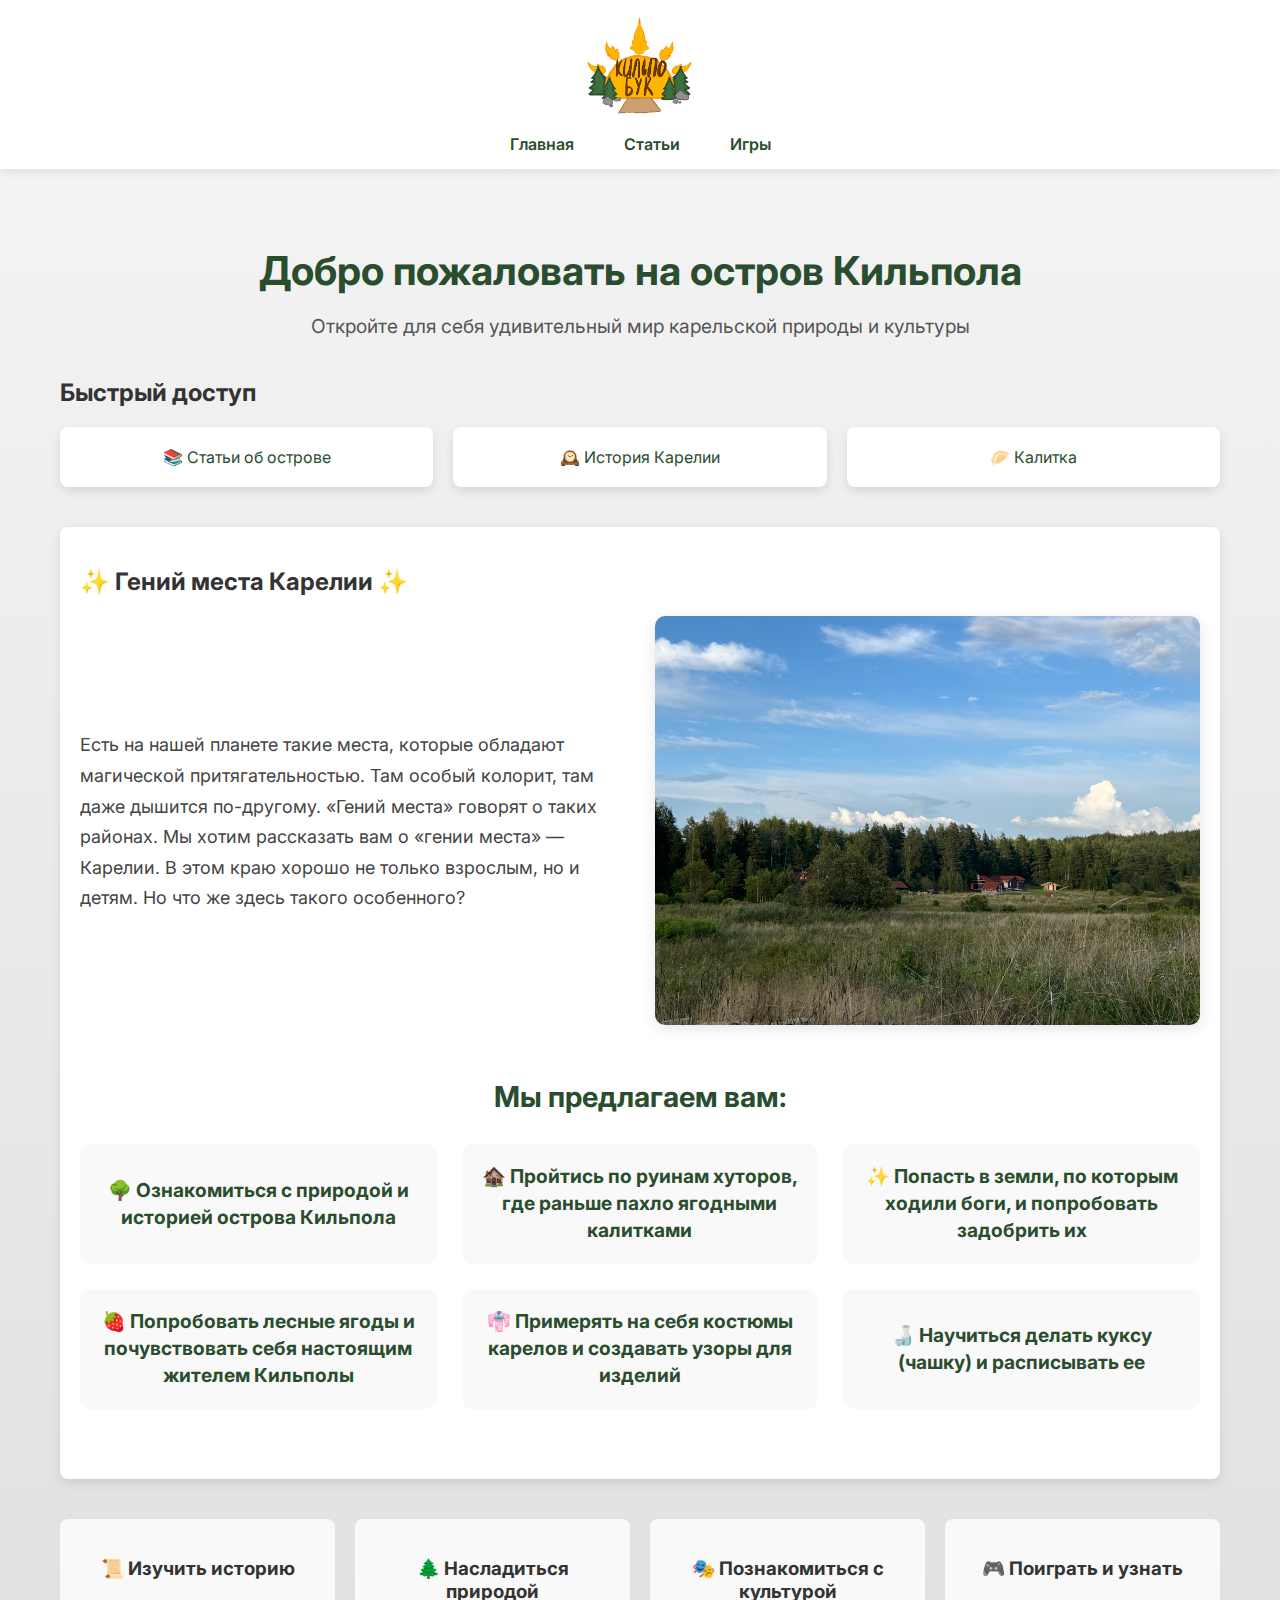
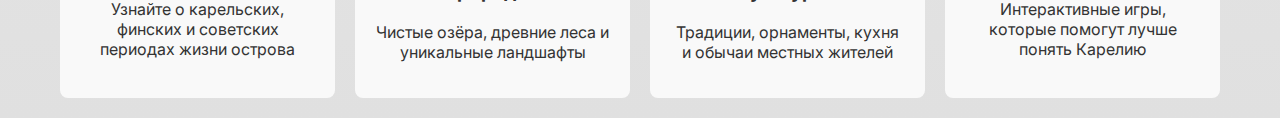
<file: index.html>
<!DOCTYPE html>
<html lang="ru">
<head>
    <meta charset="UTF-8">
    <meta name="viewport" content="width=device-width, initial-scale=1.0">
    <title>Остров Кильпола - Карелия</title>
    <link href="https://fonts.googleapis.com/css2?family=Inter:wght@400;600;700&display=swap" rel="stylesheet">
    <link rel="stylesheet" href="https://cdnjs.cloudflare.com/ajax/libs/font-awesome/6.4.0/css/all.min.css">
    <link rel="stylesheet" href="styles-common.css">
    <link rel="stylesheet" href="styles.css">
</head>
<body>
    <header>
        <div class="logo-container">
            <img src="ostrov.png" alt="Логотип" class="logo">
        </div>
        <nav>
            <a href="index.html" class="active">Главная</a>
            <a href="index-statii.html">Статьи</a>
            <div class="dropdown">
                <a href="#" class="dropbtn">Игры</a>
                <div class="dropdown-content">
                    <a href="index-duhi.html">Тропа Духов</a>
                    <a href="index-lenta.html">История Кильполы</a>
                    <a href="index-uzori.html">Узор современности</a>
                    <a href="index-kalitka.html">Калитка</a>
                </div>
            </div>
        </nav>
    </header>

    <div class="main-container">
        <div class="hero-section">
            <h1>Добро пожаловать на остров Кильпола</h1>
            <p class="subtitle">Откройте для себя удивительный мир карельской природы и культуры</p>
        </div>

        <div class="quick-links">
            <h2>Быстрый доступ</h2>
            <div class="links-grid">
                <a href="index-statii.html" class="link-card">
                    <span>📚 Статьи об острове</span>
                </a>
                <a href="index-lenta.html" class="link-card">
                    <span>🕰️ История Карелии</span>
                </a>
                <a href="index-kalitka.html" class="link-card">
                    <span>🥟 Калитка</span>
                </a>
            </div>
        </div>

        <div class="intro-section">
            <div class="magic-place">
                <h2>✨ Гений места Карелии ✨</h2>
                <div class="magic-content">
                    <div class="magic-text">
                        <p>Есть на нашей планете такие места, которые обладают магической притягательностью. Там особый колорит, там даже дышится по-другому. «Гений места» говорят о таких районах. Мы хотим рассказать вам о «гении места» — Карелии. В этом краю хорошо не только взрослым, но и детям. Но что же здесь такого особенного?</p>
                    </div>
                    <div class="magic-image">
                        <img src="lager.jpeg" alt="Вид Карелии" class="rounded-image">
                    </div>
                </div>
            </div>

            <div class="offer-section">
                <h3>Мы предлагаем вам:</h3>
                <div class="offer-grid">
                    <div class="offer-card">
                        <p class="offer-title">🌳 Ознакомиться с природой и историей острова Кильпола</p>
                    </div>
                    <div class="offer-card">
                        <p class="offer-title">🏚️ Пройтись по руинам хуторов, где раньше пахло ягодными калитками</p>
                    </div>
                    <div class="offer-card">
                        <p class="offer-title">✨ Попасть в земли, по которым ходили боги, и попробовать задобрить их</p>
                    </div>
                    <div class="offer-card">
                        <p class="offer-title">🍓 Попробовать лесные ягоды и почувствовать себя настоящим жителем Кильполы</p>
                    </div>
                    <div class="offer-card">
                        <p class="offer-title">👘 Примерять на себя костюмы карелов и создавать узоры для изделий</p>
                    </div>
                    <div class="offer-card">
                        <p class="offer-title">🍶 Научиться делать куксу (чашку) и расписывать ее</p>
                    </div>
                </div>
            </div>
        </div>

        <div class="features-grid-container">
            <div class="features-grid">
                <div class="feature-card">
                    <h3>📜 Изучить историю</h3>
                    <p>Узнайте о карельских, финских и советских периодах жизни острова</p>
                </div>
                <div class="feature-card">
                    <h3>🌲 Насладиться природой</h3>
                    <p>Чистые озёра, древние леса и уникальные ландшафты</p>
                </div>
                <div class="feature-card">
                    <h3>🎭 Познакомиться с культурой</h3>
                    <p>Традиции, орнаменты, кухня и обычаи местных жителей</p>
                </div>
                <div class="feature-card">
                    <h3>🎮 Поиграть и узнать</h3>
                    <p>Интерактивные игры, которые помогут лучше понять Карелию</p>
                </div>
            </div>
        </div>
    </div>

    <footer>
    </footer>

    <script src="script.js"></script>
</body>
</html>
</file>
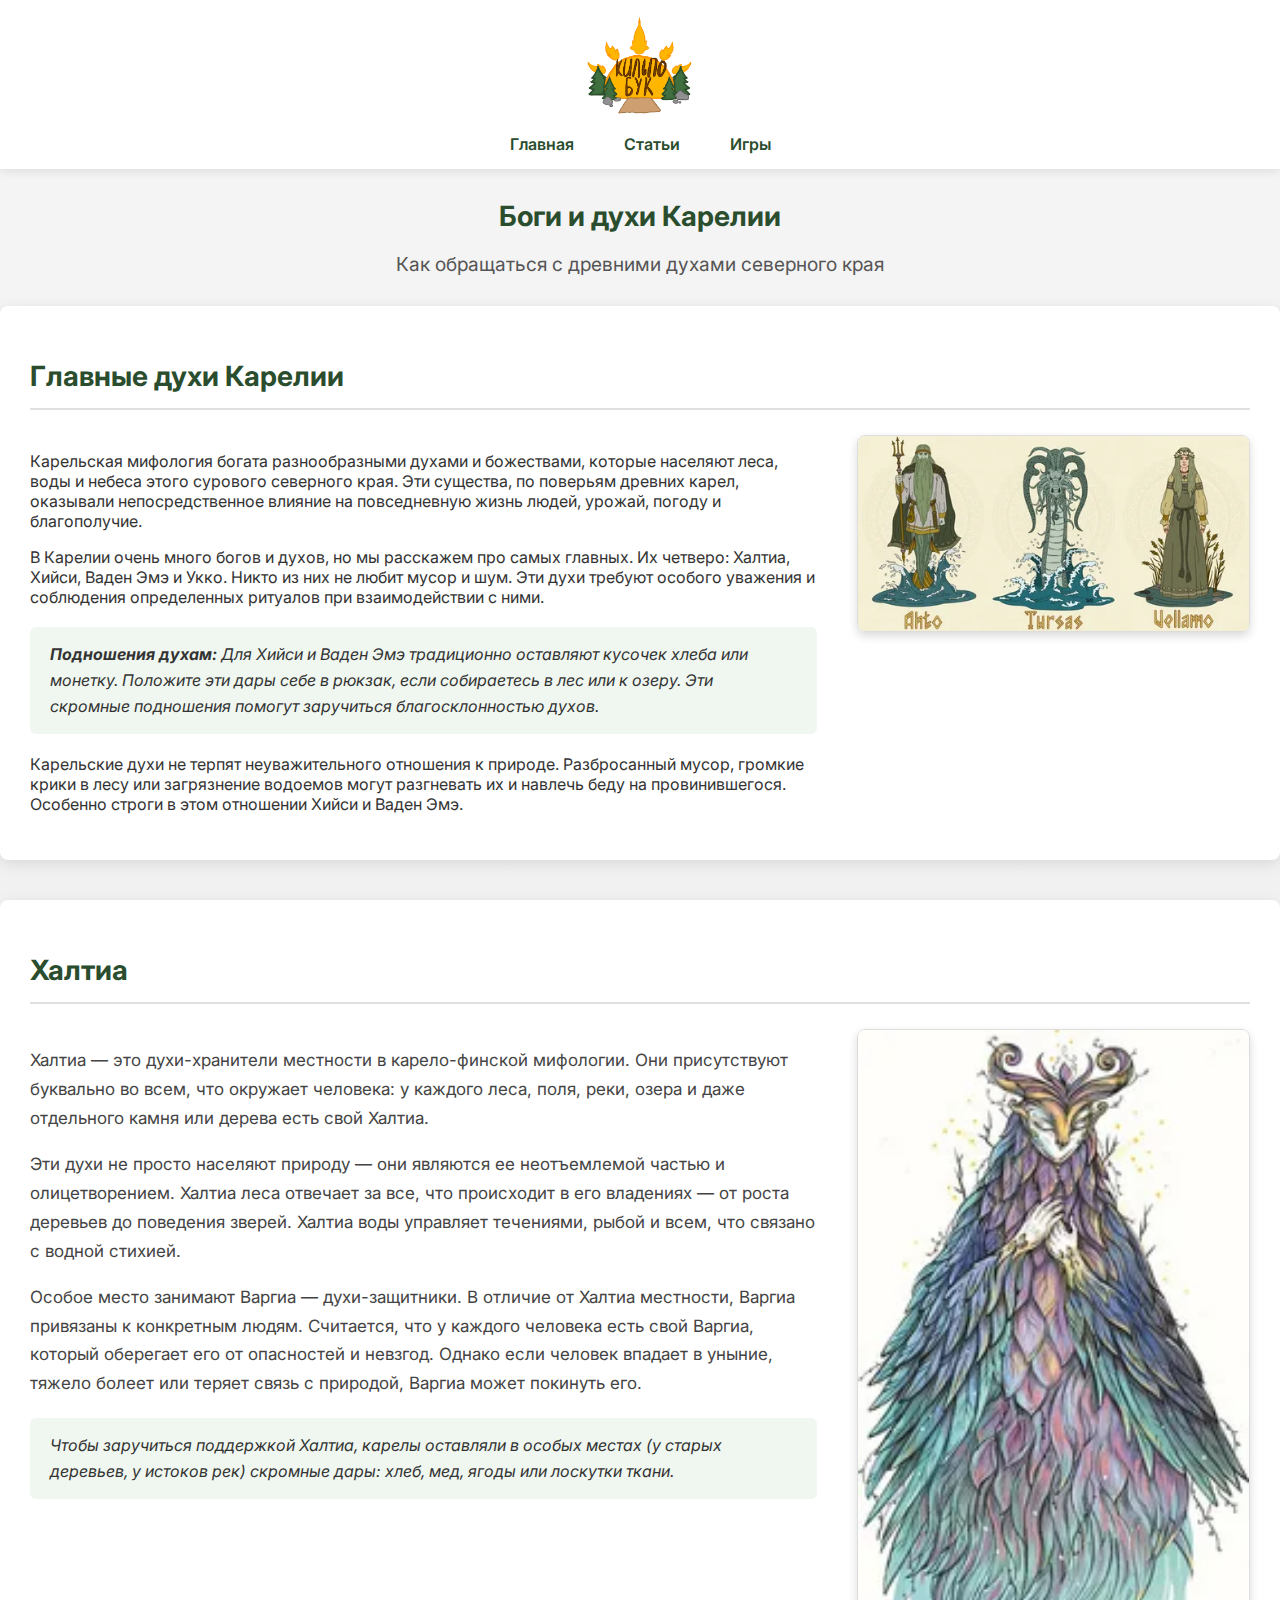
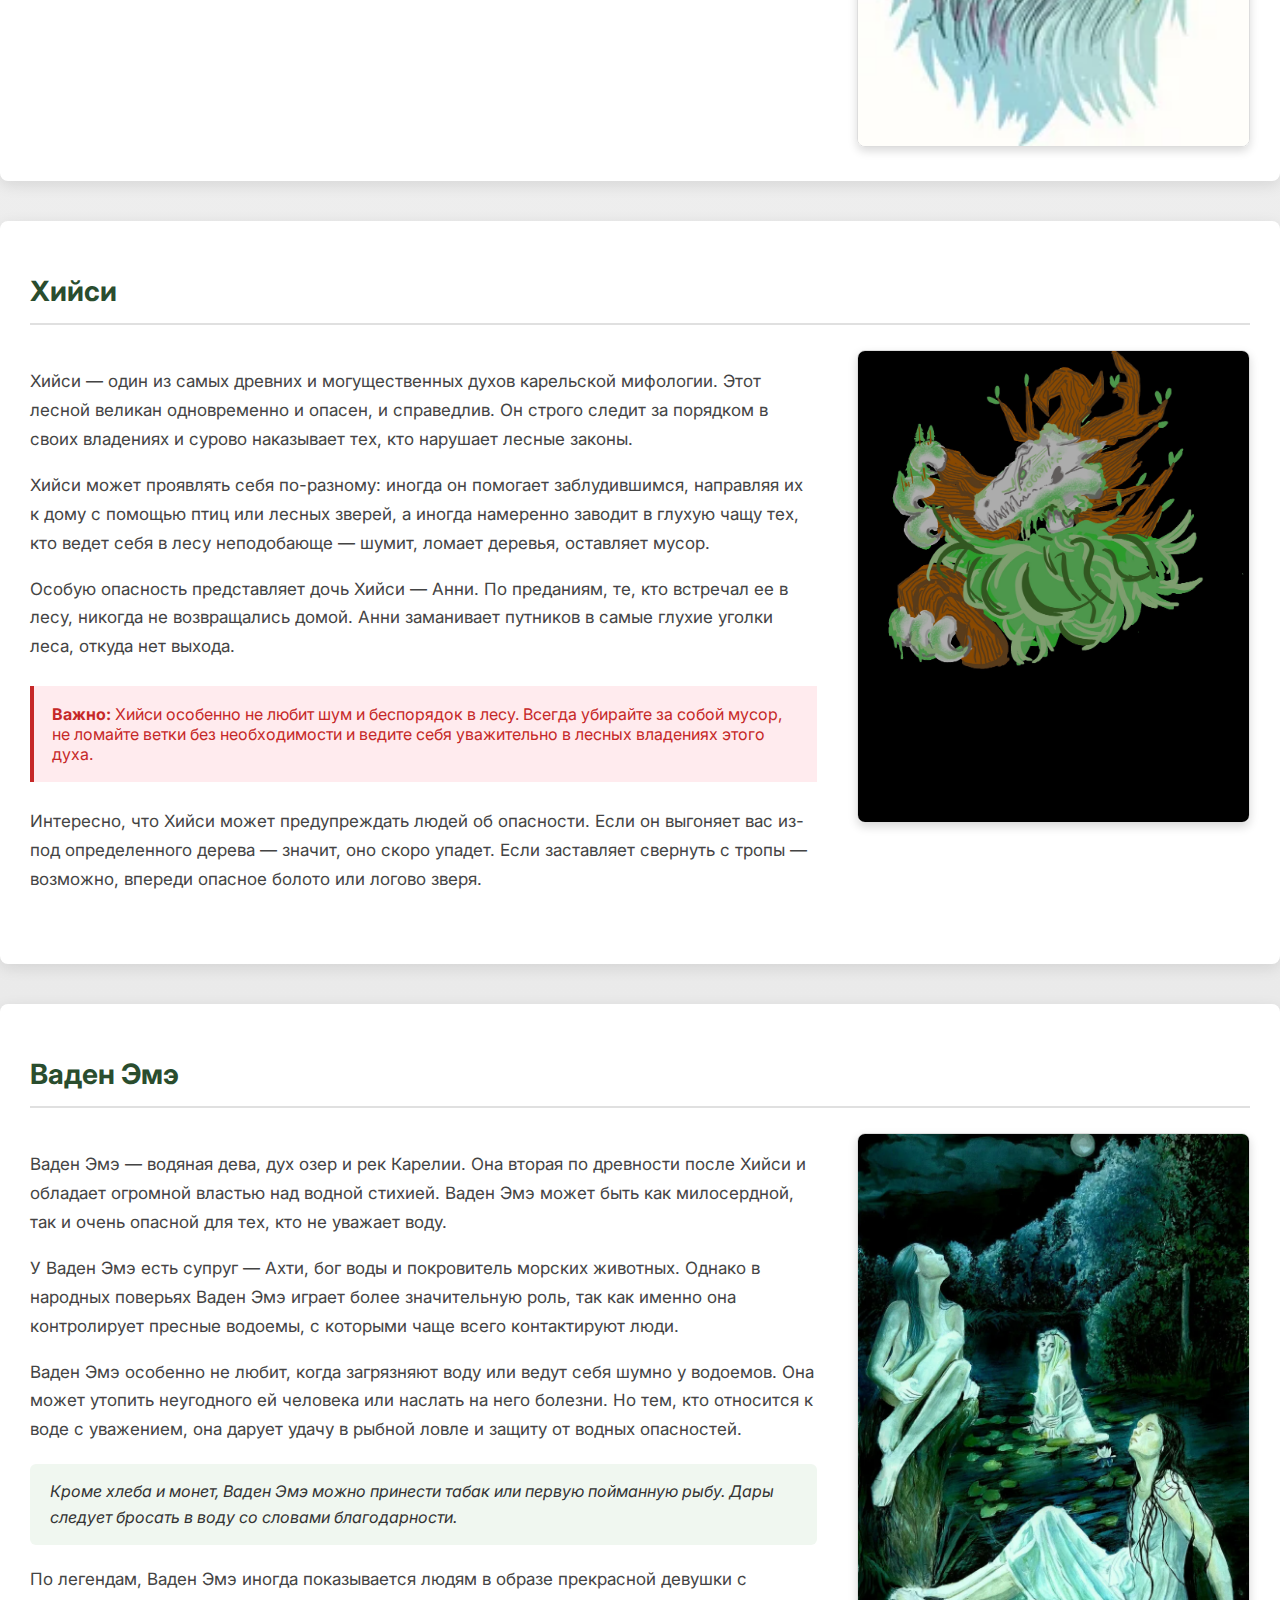
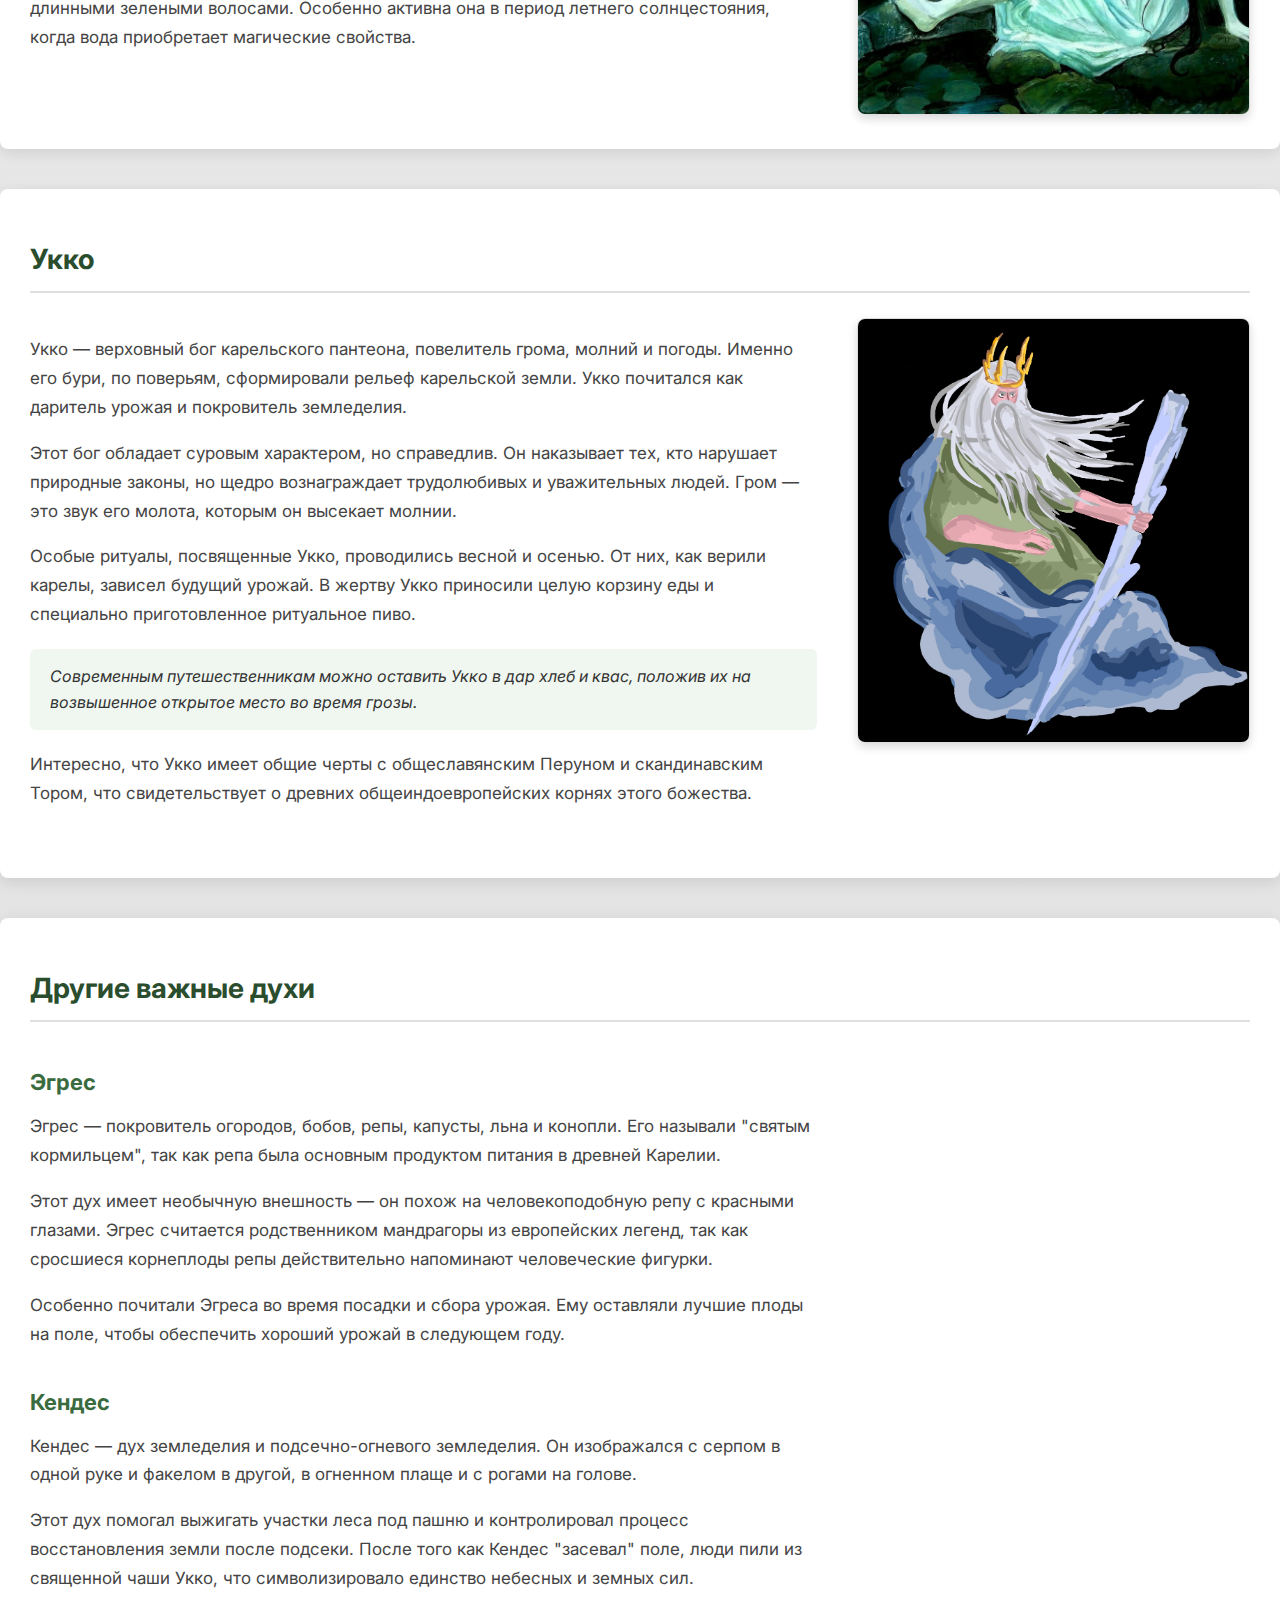
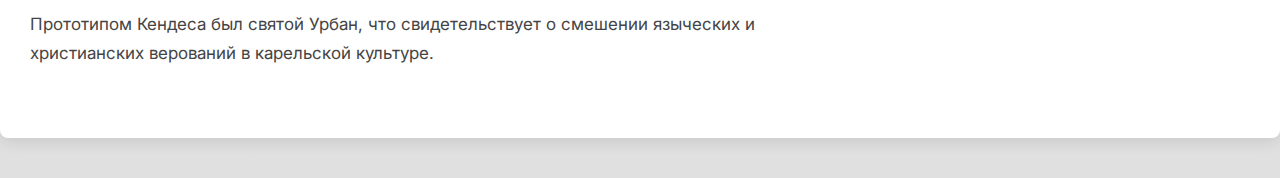
<file: index-bogi.html>
<!DOCTYPE html>
<html lang="ru">
<head>
    <meta charset="UTF-8">
    <meta name="viewport" content="width=device-width, initial-scale=1.0">
    <title>Боги и духи Карелии</title>
    <link href="https://fonts.googleapis.com/css2?family=Inter:wght@400;600;700&display=swap" rel="stylesheet">
    <link rel="stylesheet" href="styles-common.css">
    <link rel="stylesheet" href="styles-bogi.css">
    <link rel="stylesheet" href="styles.css">
</head>
<body>
    <header>
        <div class="logo-container">
            <img src="ostrov.png" alt="Логотип" class="logo">
        </div>
        <nav>
            <a href="index.html">Главная</a>
            <a href="index-statii.html" class="active">Статьи</a>
            <div class="dropdown">
                <a href="#" class="dropbtn">Игры</a>
                <div class="dropdown-content">
                    <a href="index-duhi.html">Тропа Духов</a>
                    <a href="index-lenta.html">История Кильполы</a>
                    <a href="index-uzori.html">Узор современности</a>
                    <a href="index-kalitka.html">Калитка</a>
                </div>
            </div>
        </nav>
    </header>

    <div class="articles-container">
        <h1>Боги и духи Карелии</h1>
        <p class="subtitle">Как обращаться с древними духами северного края</p>
        
        <div class="spirit-section">
            <h2>Главные духи Карелии</h2>
            <div class="spirit-container">
                <div class="spirit-text">
                    <p>Карельская мифология богата разнообразными духами и божествами, которые населяют леса, воды и небеса этого сурового северного края. Эти существа, по поверьям древних карел, оказывали непосредственное влияние на повседневную жизнь людей, урожай, погоду и благополучие.</p>
                    
                    <p>В Карелии очень много богов и духов, но мы расскажем про самых главных. Их четверо: Халтиа, Хийси, Ваден Эмэ и Укко. Никто из них не любит мусор и шум. Эти духи требуют особого уважения и соблюдения определенных ритуалов при взаимодействии с ними.</p>
                    
                    <div class="offering">
                        <strong>Подношения духам:</strong> Для Хийси и Ваден Эмэ традиционно оставляют кусочек хлеба или монетку. Положите эти дары себе в рюкзак, если собираетесь в лес или к озеру. Эти скромные подношения помогут заручиться благосклонностью духов.
                    </div>
                    
                    <p>Карельские духи не терпят неуважительного отношения к природе. Разбросанный мусор, громкие крики в лесу или загрязнение водоемов могут разгневать их и навлечь беду на провинившегося. Особенно строги в этом отношении Хийси и Ваден Эмэ.</p>
                </div>
                
                <div class="spirit-image-container">
                    <img src="main-spirits.jpg" alt="Главные духи Карелии" class="spirit-image">
                </div>
            </div>
        </div>
        
        <div class="spirit-section">
            <h2>Халтиа</h2>
            <div class="spirit-container">
                <div class="spirit-text">
                    <div class="spirit-card">
                        <p>Халтиа — это духи-хранители местности в карело-финской мифологии. Они присутствуют буквально во всем, что окружает человека: у каждого леса, поля, реки, озера и даже отдельного камня или дерева есть свой Халтиа.</p>
                        
                        <p>Эти духи не просто населяют природу — они являются ее неотъемлемой частью и олицетворением. Халтиа леса отвечает за все, что происходит в его владениях — от роста деревьев до поведения зверей. Халтиа воды управляет течениями, рыбой и всем, что связано с водной стихией.</p>
                        
                        <p>Особое место занимают Варгиа — духи-защитники. В отличие от Халтиа местности, Варгиа привязаны к конкретным людям. Считается, что у каждого человека есть свой Варгиа, который оберегает его от опасностей и невзгод. Однако если человек впадает в уныние, тяжело болеет или теряет связь с природой, Варгиа может покинуть его.</p>
                        
                        <div class="offering">
                            Чтобы заручиться поддержкой Халтиа, карелы оставляли в особых местах (у старых деревьев, у истоков рек) скромные дары: хлеб, мед, ягоды или лоскутки ткани.
                        </div>
                    </div>
                </div>
                
                <div class="spirit-image-container">
                    <img src="haltia.jpg" alt="Халтиа - дух места" class="spirit-image">
                </div>
            </div>
        </div>
        
        <div class="spirit-section">
            <h2>Хийси</h2>
            <div class="spirit-container">
                <div class="spirit-text">
                    <div class="spirit-card">
                        <p>Хийси — один из самых древних и могущественных духов карельской мифологии. Этот лесной великан одновременно и опасен, и справедлив. Он строго следит за порядком в своих владениях и сурово наказывает тех, кто нарушает лесные законы.</p>
                        
                        <p>Хийси может проявлять себя по-разному: иногда он помогает заблудившимся, направляя их к дому с помощью птиц или лесных зверей, а иногда намеренно заводит в глухую чащу тех, кто ведет себя в лесу неподобающе — шумит, ломает деревья, оставляет мусор.</p>
                        
                        <p>Особую опасность представляет дочь Хийси — Анни. По преданиям, те, кто встречал ее в лесу, никогда не возвращались домой. Анни заманивает путников в самые глухие уголки леса, откуда нет выхода.</p>
                        
                        <div class="warning-note">
                            <strong>Важно:</strong> Хийси особенно не любит шум и беспорядок в лесу. Всегда убирайте за собой мусор, не ломайте ветки без необходимости и ведите себя уважительно в лесных владениях этого духа.
                        </div>
                        
                        <p>Интересно, что Хийси может предупреждать людей об опасности. Если он выгоняет вас из-под определенного дерева — значит, оно скоро упадет. Если заставляет свернуть с тропы — возможно, впереди опасное болото или логово зверя.</p>
                    </div>
                </div>
                
                <div class="spirit-image-container">
                    <img src="hiisi.jpg" alt="Хийси - дух леса" class="spirit-image">
                </div>
            </div>
        </div>
        
        <div class="spirit-section">
            <h2>Ваден Эмэ</h2>
            <div class="spirit-container">
                <div class="spirit-text">
                    <div class="spirit-card">
                        <p>Ваден Эмэ — водяная дева, дух озер и рек Карелии. Она вторая по древности после Хийси и обладает огромной властью над водной стихией. Ваден Эмэ может быть как милосердной, так и очень опасной для тех, кто не уважает воду.</p>
                        
                        <p>У Ваден Эмэ есть супруг — Ахти, бог воды и покровитель морских животных. Однако в народных поверьях Ваден Эмэ играет более значительную роль, так как именно она контролирует пресные водоемы, с которыми чаще всего контактируют люди.</p>
                        
                        <p>Ваден Эмэ особенно не любит, когда загрязняют воду или ведут себя шумно у водоемов. Она может утопить неугодного ей человека или наслать на него болезни. Но тем, кто относится к воде с уважением, она дарует удачу в рыбной ловле и защиту от водных опасностей.</p>
                        
                        <div class="offering">
                            Кроме хлеба и монет, Ваден Эмэ можно принести табак или первую пойманную рыбу. Дары следует бросать в воду со словами благодарности.
                        </div>
                        
                        <p>По легендам, Ваден Эмэ иногда показывается людям в образе прекрасной девушки с длинными зелеными волосами. Особенно активна она в период летнего солнцестояния, когда вода приобретает магические свойства.</p>
                    </div>
                </div>
                
                <div class="spirit-image-container">
                    <img src="vaden-eme.jpg" alt="Ваден Эмэ - водяная дева" class="spirit-image">
                </div>
            </div>
        </div>
        
        <div class="spirit-section">
            <h2>Укко</h2>
            <div class="spirit-container">
                <div class="spirit-text">
                    <div class="spirit-card">
                        <p>Укко — верховный бог карельского пантеона, повелитель грома, молний и погоды. Именно его бури, по поверьям, сформировали рельеф карельской земли. Укко почитался как даритель урожая и покровитель земледелия.</p>
                        
                        <p>Этот бог обладает суровым характером, но справедлив. Он наказывает тех, кто нарушает природные законы, но щедро вознаграждает трудолюбивых и уважительных людей. Гром — это звук его молота, которым он высекает молнии.</p>
                        
                        <p>Особые ритуалы, посвященные Укко, проводились весной и осенью. От них, как верили карелы, зависел будущий урожай. В жертву Укко приносили целую корзину еды и специально приготовленное ритуальное пиво.</p>
                        
                        <div class="offering">
                            Современным путешественникам можно оставить Укко в дар хлеб и квас, положив их на возвышенное открытое место во время грозы.
                        </div>
                        
                        <p>Интересно, что Укко имеет общие черты с общеславянским Перуном и скандинавским Тором, что свидетельствует о древних общеиндоевропейских корнях этого божества.</p>
                    </div>
                </div>
                
                <div class="spirit-image-container">
                    <img src="ukko.jpg" alt="Укко - бог грома" class="spirit-image">
                </div>
            </div>
        </div>
        
        <div class="spirit-section">
            <h2>Другие важные духи</h2>
            <div class="spirit-container">
                <div class="spirit-text">
                    <div class="spirit-card">
                        <h3>Эгрес</h3>
                        <p>Эгрес — покровитель огородов, бобов, репы, капусты, льна и конопли. Его называли "святым кормильцем", так как репа была основным продуктом питания в древней Карелии.</p>
                        
                        <p>Этот дух имеет необычную внешность — он похож на человекоподобную репу с красными глазами. Эгрес считается родственником мандрагоры из европейских легенд, так как сросшиеся корнеплоды репы действительно напоминают человеческие фигурки.</p>
                        
                        <p>Особенно почитали Эгреса во время посадки и сбора урожая. Ему оставляли лучшие плоды на поле, чтобы обеспечить хороший урожай в следующем году.</p>
                    </div>
                    
                    <div class="spirit-card">
                        <h3>Кендес</h3>
                        <p>Кендес — дух земледелия и подсечно-огневого земледелия. Он изображался с серпом в одной руке и факелом в другой, в огненном плаще и с рогами на голове.</p>
                        
                        <p>Этот дух помогал выжигать участки леса под пашню и контролировал процесс восстановления земли после подсеки. После того как Кендес "засевал" поле, люди пили из священной чаши Укко, что символизировало единство небесных и земных сил.</p>
                        
                        <p>Прототипом Кендеса был святой Урбан, что свидетельствует о смешении языческих и христианских верований в карельской культуре.</p>
                    </div>
                </div>
                
                <div class="spirit-image-container">
                </div>
            </div>
        </div>
    </div>

    <footer>
    </footer>

    <script src="script-statii.js"></script>
</body>
</html>
</file>
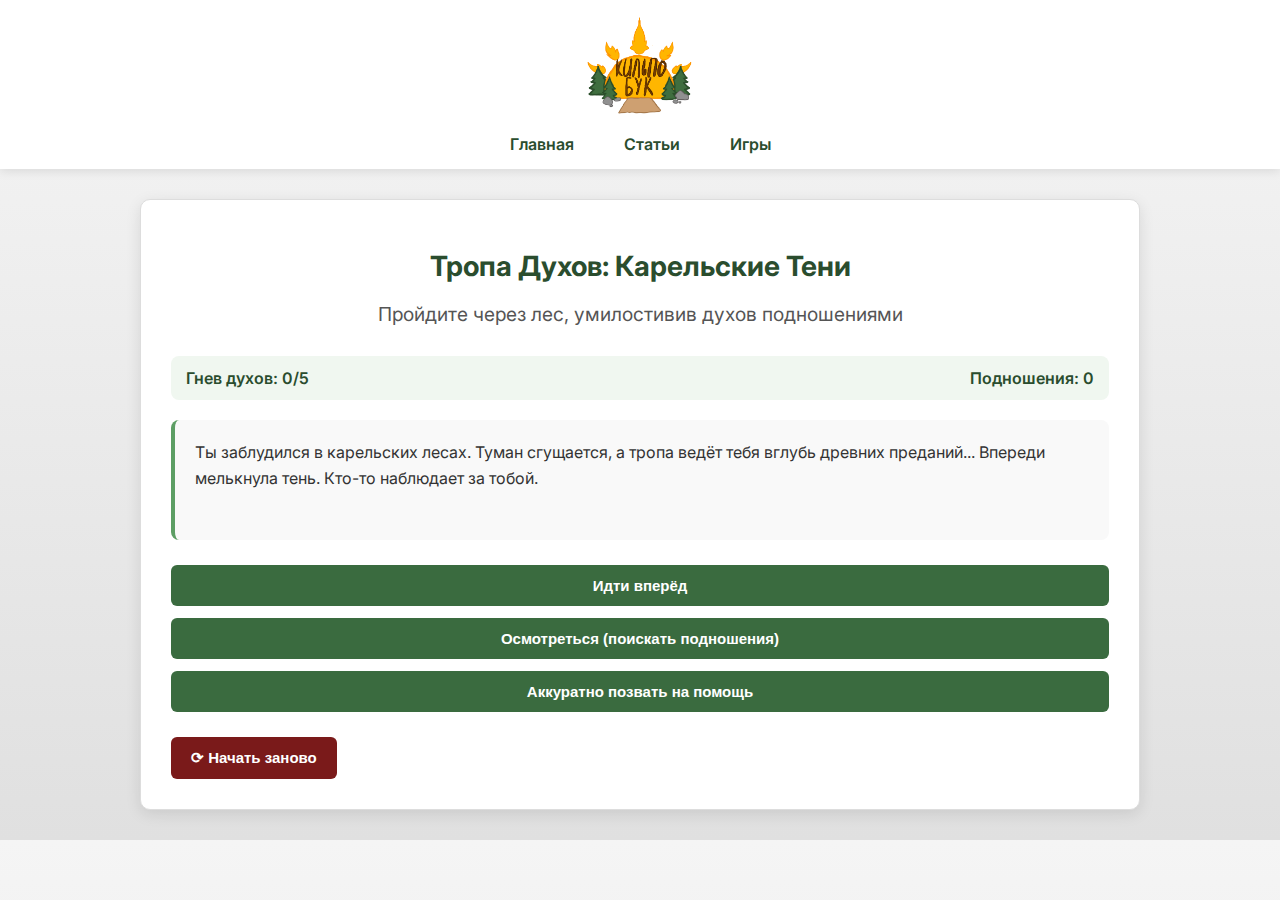
<file: index-duhi.html>
<!DOCTYPE html>
<html lang="ru">
<head>
    <meta charset="UTF-8">
    <meta name="viewport" content="width=device-width, initial-scale=1.0">
    <title>Тропа Духов: Карельские Тени</title>
    <link rel="stylesheet" href="styles-common.css">
    <link rel="stylesheet" href="styles-duhi.css">
    <link rel="stylesheet" href="styles.css">
    <link href="https://fonts.googleapis.com/css2?family=Inter:wght@400;500;600;700&display=swap" rel="stylesheet">
</head>
<body>
    <header>
        <div class="logo-container">
            <img src="ostrov.png" alt="Логотип" class="logo">
        </div>
        <nav>
            <a href="index.html" class="active">Главная</a>
            <a href="index-statii.html">Статьи</a>
            <div class="dropdown">
                <a href="#" class="dropbtn">Игры</a>
                <div class="dropdown-content">
                    <a href="index-duhi.html">Тропа Духов</a>
                    <a href="index-lenta.html">История Кильполы</a>
                    <a href="index-uzori.html">Узор современности</a>
                    <a href="index-kalitka.html">Калитка</a>
                </div>
            </div>
        </nav>
    </header>

    <div class="game-container">
        <h1>Тропа Духов: Карельские Тени</h1>
        <p class="subtitle">Пройдите через лес, умилостивив духов подношениями</p>
        
        <div class="game-stats">
            <div>Гнев духов: <span id="anger">0</span>/5</div>
            <div>Подношения: <span id="offerings">0</span></div>
        </div>
        
        <div class="story-text" id="story-text">
            <!-- Текст игры будет здесь -->
        </div>
        
        <div class="choices" id="choices">
            <!-- Кнопки выбора будут здесь -->
        </div>
        
        <button id="continue-btn" class="hidden game-button">▶ Продолжить</button>
        <button id="restart-btn" class="game-button" onclick="restartGame()">⟳ Начать заново</button>
    </div>
    
    <script src="script-duhi.js"></script>
    <script src="script.js"></script>
</body>
</html>
</file>
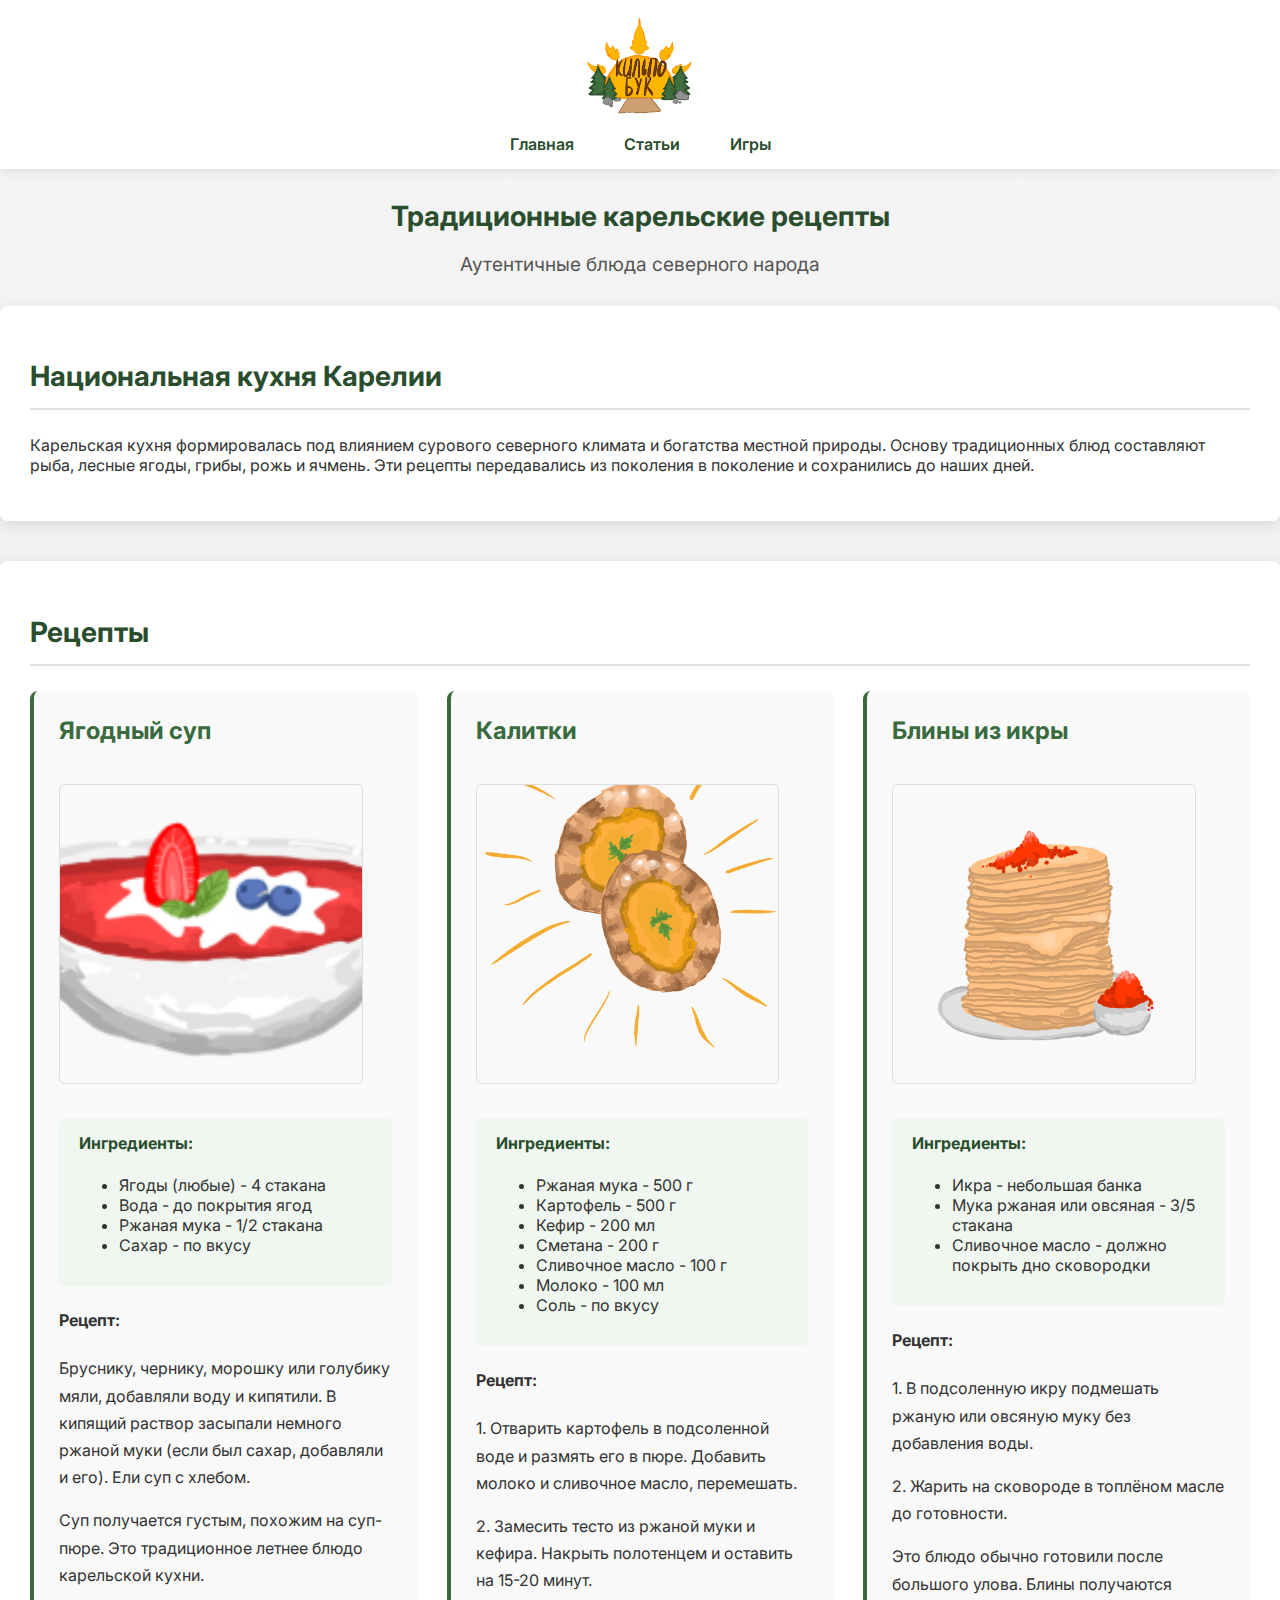
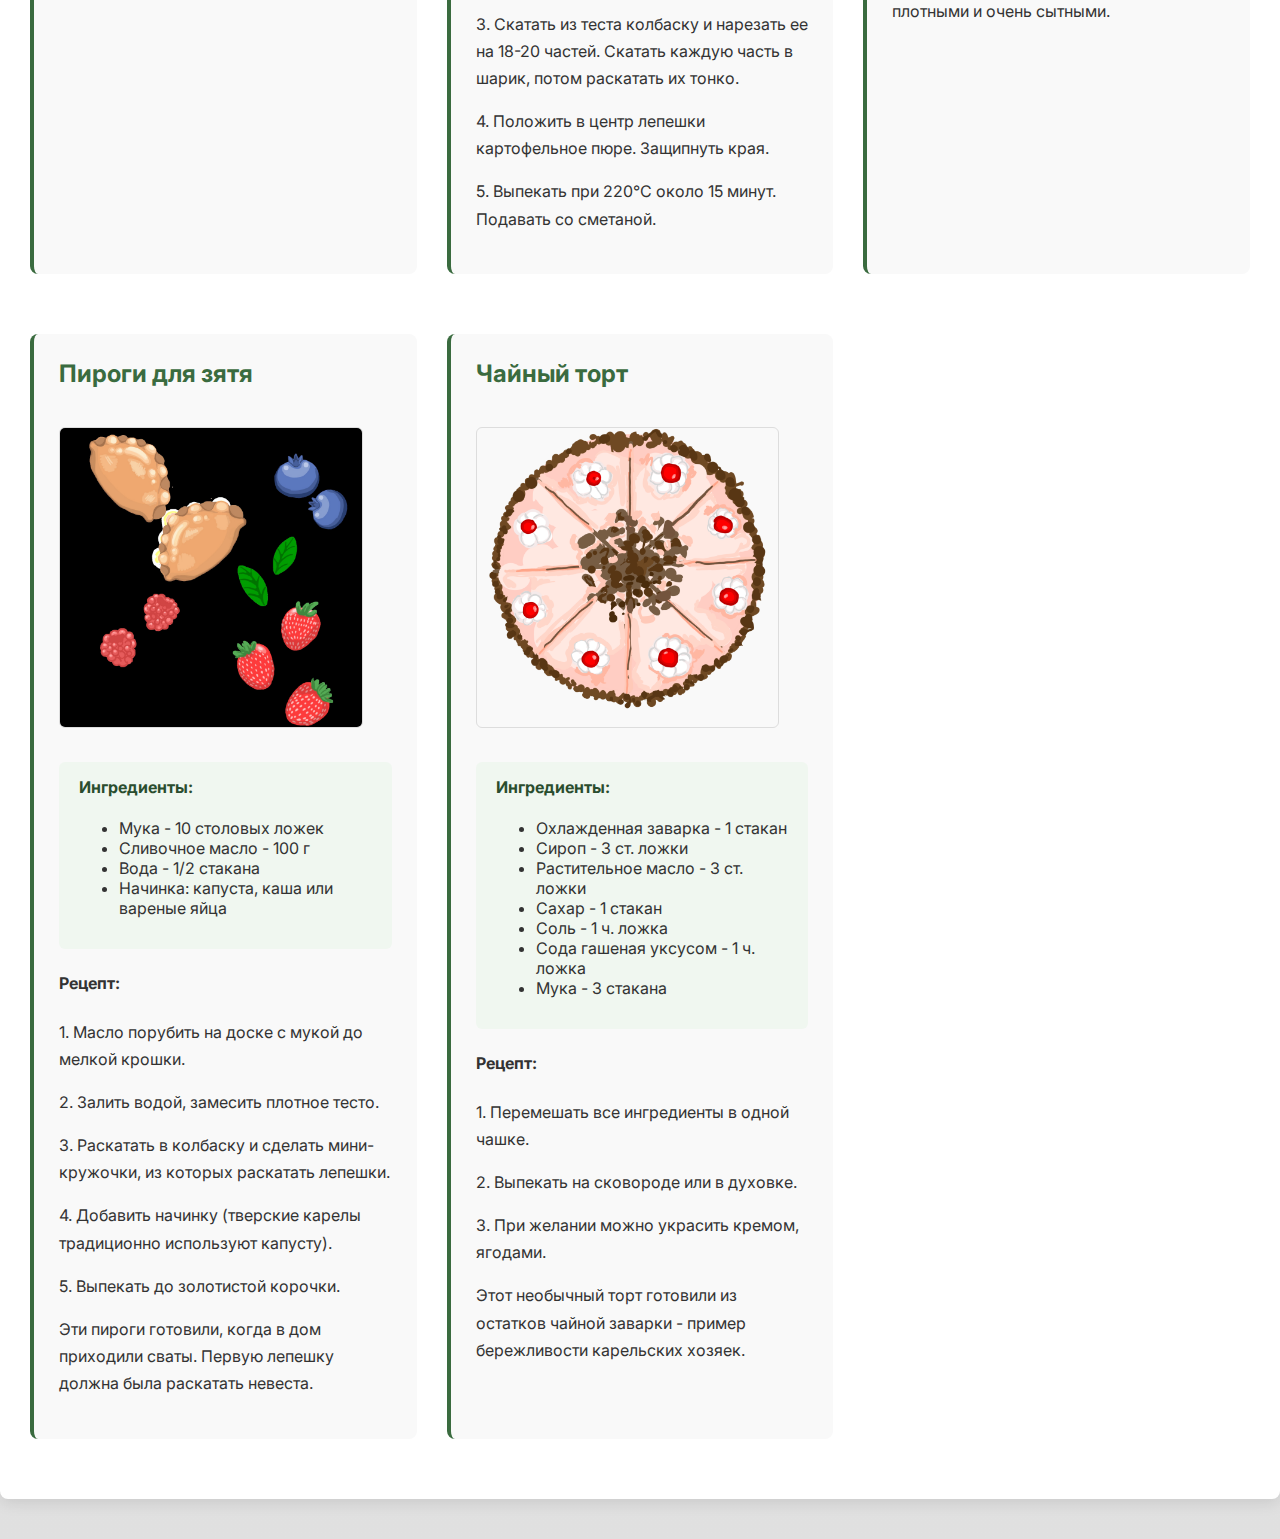
<file: index-eda.html>
<!DOCTYPE html>
<html lang="ru">
<head>
    <meta charset="UTF-8">
    <meta name="viewport" content="width=device-width, initial-scale=1.0">
    <title>Традиционные карельские рецепты</title>
    <link href="https://fonts.googleapis.com/css2?family=Inter:wght@400;600;700&display=swap" rel="stylesheet">
    <link rel="stylesheet" href="styles-common.css">
    <link rel="stylesheet" href="styles-eda.css">
    <link rel="stylesheet" href="styles.css">
</head>
<body>
    <header>
        <div class="logo-container">
            <img src="ostrov.png" alt="Логотип" class="logo">
        </div>
        <nav>
            <a href="index.html">Главная</a>
            <a href="index-statii.html" class="active">Статьи</a>
            <div class="dropdown">
                <a href="#" class="dropbtn">Игры</a>
                <div class="dropdown-content">
                    <a href="index-duhi.html">Тропа Духов</a>
                    <a href="index-lenta.html">История Кильполы</a>
                    <a href="index-uzori.html">Узор современности</a>
                    <a href="index-kalitka.html">Калитка</a>
                </div>
            </div>
        </nav>
    </header>

    <div class="articles-container">
        <h1>Традиционные карельские рецепты</h1>
        <p class="subtitle">Аутентичные блюда северного народа</p>
        
        <div class="recipe-section">
            <h2>Национальная кухня Карелии</h2>
            <p>Карельская кухня формировалась под влиянием сурового северного климата и богатства местной природы. Основу традиционных блюд составляют рыба, лесные ягоды, грибы, рожь и ячмень. Эти рецепты передавались из поколения в поколение и сохранились до наших дней.</p>
        </div>
        
        <div class="recipe-section">
            <h2>Рецепты</h2>
            <div class="recipe-grid">
                <!-- Ягодный суп -->
                <div class="recipe-card">
                    <h3>Ягодный суп</h3>
                    <img src="berry-soup.jpg" alt="Ягодный суп" class="recipe-image">
                    <div class="ingredients">
                        <h4>Ингредиенты:</h4>
                        <ul>
                            <li>Ягоды (любые) - 4 стакана</li>
                            <li>Вода - до покрытия ягод</li>
                            <li>Ржаная мука - 1/2 стакана</li>
                            <li>Сахар - по вкусу</li>
                        </ul>
                    </div>
                    <div class="instructions">
                        <h4>Рецепт:</h4>
                        <p>Бруснику, чернику, морошку или голубику мяли, добавляли воду и кипятили. В кипящий раствор засыпали немного ржаной муки (если был сахар, добавляли и его). Ели суп с хлебом.</p>
                        <p>Суп получается густым, похожим на суп-пюре. Это традиционное летнее блюдо карельской кухни.</p>
                    </div>
                </div>
                
                <!-- Калитки -->
                <div class="recipe-card">
                    <h3>Калитки</h3>
                    <img src="kalitki.jpg" alt="Калитки" class="recipe-image">
                    <div class="ingredients">
                        <h4>Ингредиенты:</h4>
                        <ul>
                            <li>Ржаная мука - 500 г</li>
                            <li>Картофель - 500 г</li>
                            <li>Кефир - 200 мл</li>
                            <li>Сметана - 200 г</li>
                            <li>Сливочное масло - 100 г</li>
                            <li>Молоко - 100 мл</li>
                            <li>Соль - по вкусу</li>
                        </ul>
                    </div>
                    <div class="instructions">
                        <h4>Рецепт:</h4>
                        <p>1. Отварить картофель в подсоленной воде и размять его в пюре. Добавить молоко и сливочное масло, перемешать.</p>
                        <p>2. Замесить тесто из ржаной муки и кефира. Накрыть полотенцем и оставить на 15-20 минут.</p>
                        <p>3. Скатать из теста колбаску и нарезать ее на 18-20 частей. Скатать каждую часть в шарик, потом раскатать их тонко.</p>
                        <p>4. Положить в центр лепешки картофельное пюре. Защипнуть края.</p>
                        <p>5. Выпекать при 220°C около 15 минут. Подавать со сметаной.</p>
                    </div>
                </div>
                
                <!-- Блины из икры -->
                <div class="recipe-card">
                    <h3>Блины из икры</h3>
                    <img src="caviar-pancakes.jpg" alt="Блины из икры" class="recipe-image">
                    <div class="ingredients">
                        <h4>Ингредиенты:</h4>
                        <ul>
                            <li>Икра - небольшая банка</li>
                            <li>Мука ржаная или овсяная - 3/5 стакана</li>
                            <li>Сливочное масло - должно покрыть дно сковородки</li>
                        </ul>
                    </div>
                    <div class="instructions">
                        <h4>Рецепт:</h4>
                        <p>1. В подсоленную икру подмешать ржаную или овсяную муку без добавления воды.</p>
                        <p>2. Жарить на сковороде в топлёном масле до готовности.</p>
                        <p>Это блюдо обычно готовили после большого улова. Блины получаются плотными и очень сытными.</p>
                    </div>
                </div>
                
                <!-- Пироги для зятя -->
                <div class="recipe-card">
                    <h3>Пироги для зятя</h3>
                    <img src="son-in-law-pies.jpg" alt="Пироги для зятя" class="recipe-image">
                    <div class="ingredients">
                        <h4>Ингредиенты:</h4>
                        <ul>
                            <li>Мука - 10 столовых ложек</li>
                            <li>Сливочное масло - 100 г</li>
                            <li>Вода - 1/2 стакана</li>
                            <li>Начинка: капуста, каша или вареные яйца</li>
                        </ul>
                    </div>
                    <div class="instructions">
                        <h4>Рецепт:</h4>
                        <p>1. Масло порубить на доске с мукой до мелкой крошки.</p>
                        <p>2. Залить водой, замесить плотное тесто.</p>
                        <p>3. Раскатать в колбаску и сделать мини-кружочки, из которых раскатать лепешки.</p>
                        <p>4. Добавить начинку (тверские карелы традиционно используют капусту).</p>
                        <p>5. Выпекать до золотистой корочки.</p>
                        <p>Эти пироги готовили, когда в дом приходили сваты. Первую лепешку должна была раскатать невеста.</p>
                    </div>
                </div>
                
                <!-- Чайный торт -->
                <div class="recipe-card">
                    <h3>Чайный торт</h3>
                    <img src="tea-cake.jpg" alt="Чайный торт" class="recipe-image">
                    <div class="ingredients">
                        <h4>Ингредиенты:</h4>
                        <ul>
                            <li>Охлажденная заварка - 1 стакан</li>
                            <li>Сироп - 3 ст. ложки</li>
                            <li>Растительное масло - 3 ст. ложки</li>
                            <li>Сахар - 1 стакан</li>
                            <li>Соль - 1 ч. ложка</li>
                            <li>Сода гашеная уксусом - 1 ч. ложка</li>
                            <li>Мука - 3 стакана</li>
                        </ul>
                    </div>
                    <div class="instructions">
                        <h4>Рецепт:</h4>
                        <p>1. Перемешать все ингредиенты в одной чашке.</p>
                        <p>2. Выпекать на сковороде или в духовке.</p>
                        <p>3. При желании можно украсить кремом, ягодами.</p>
                        <p>Этот необычный торт готовили из остатков чайной заварки - пример бережливости карельских хозяек.</p>
                    </div>
                </div>
            </div>
        </div>
    </div>

    <footer>
    </footer>

    <script src="script-statii.js"></script>
</body>
</html>
</file>
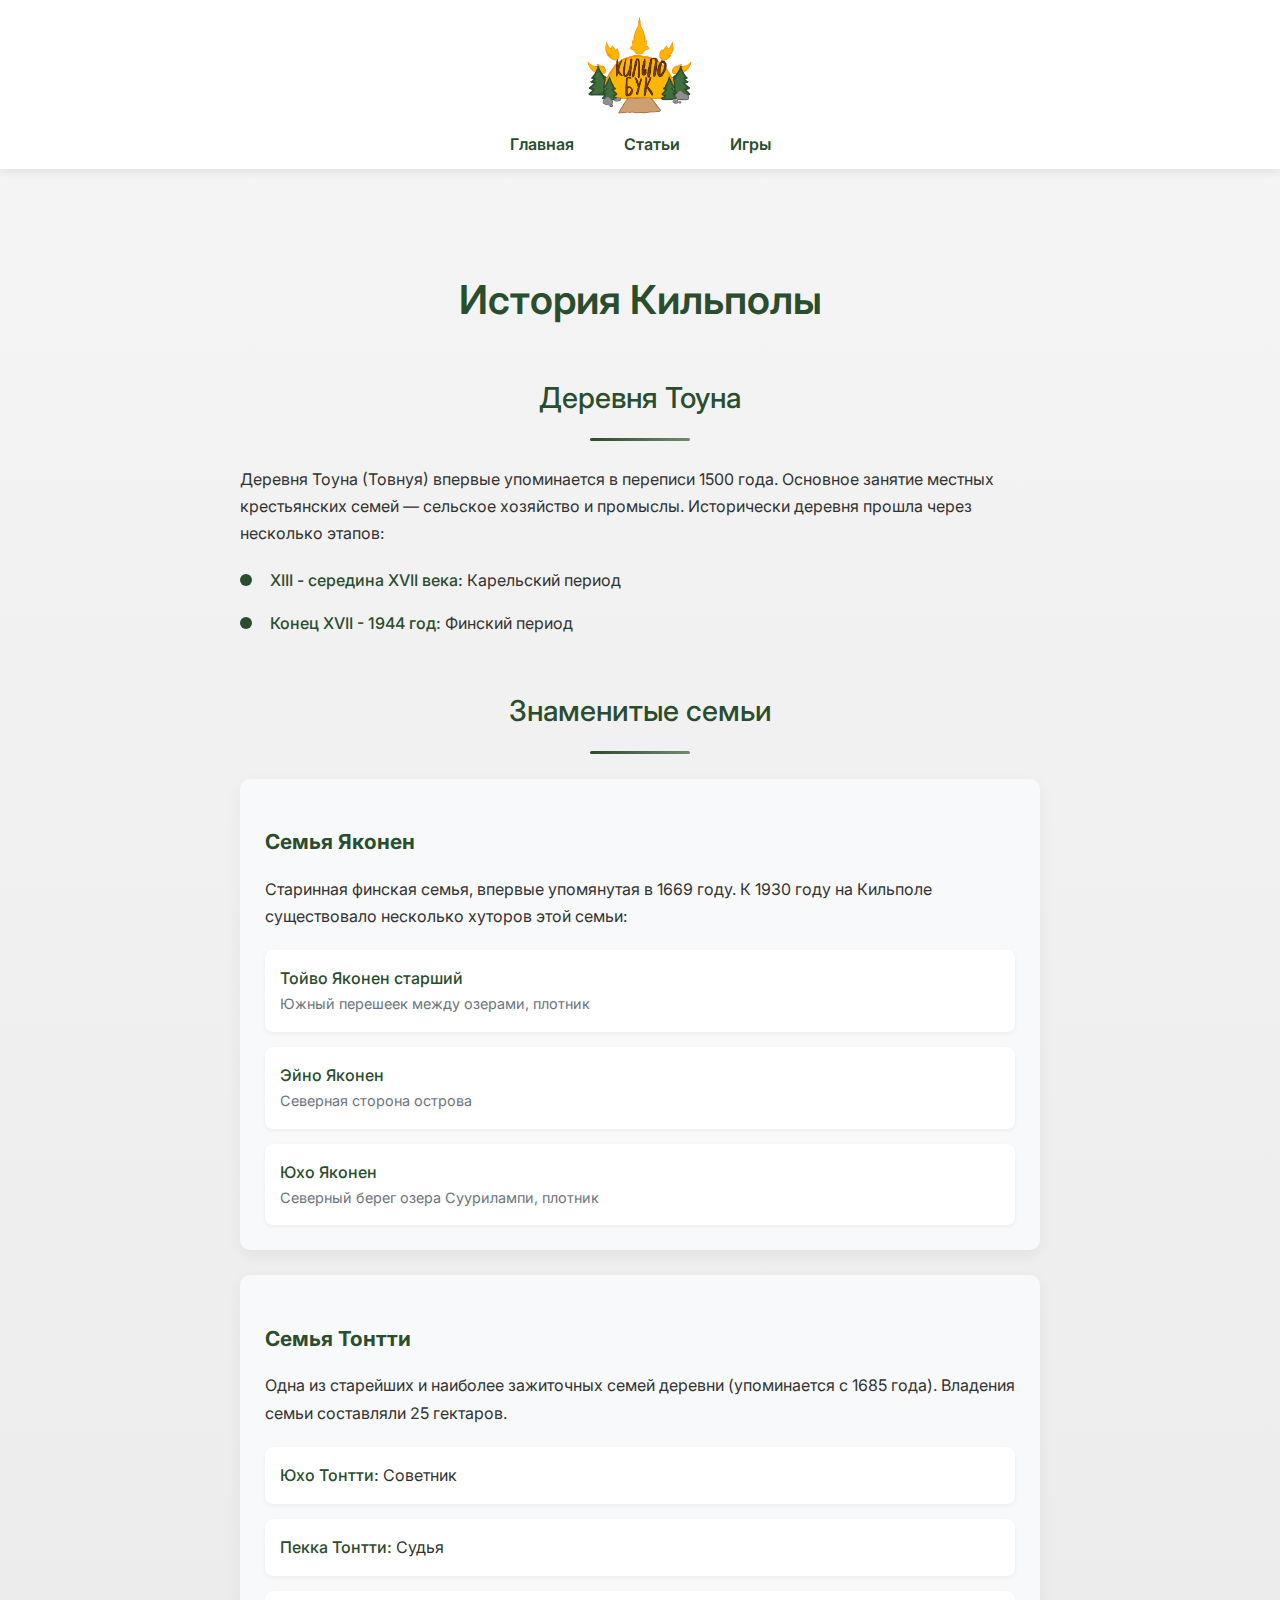
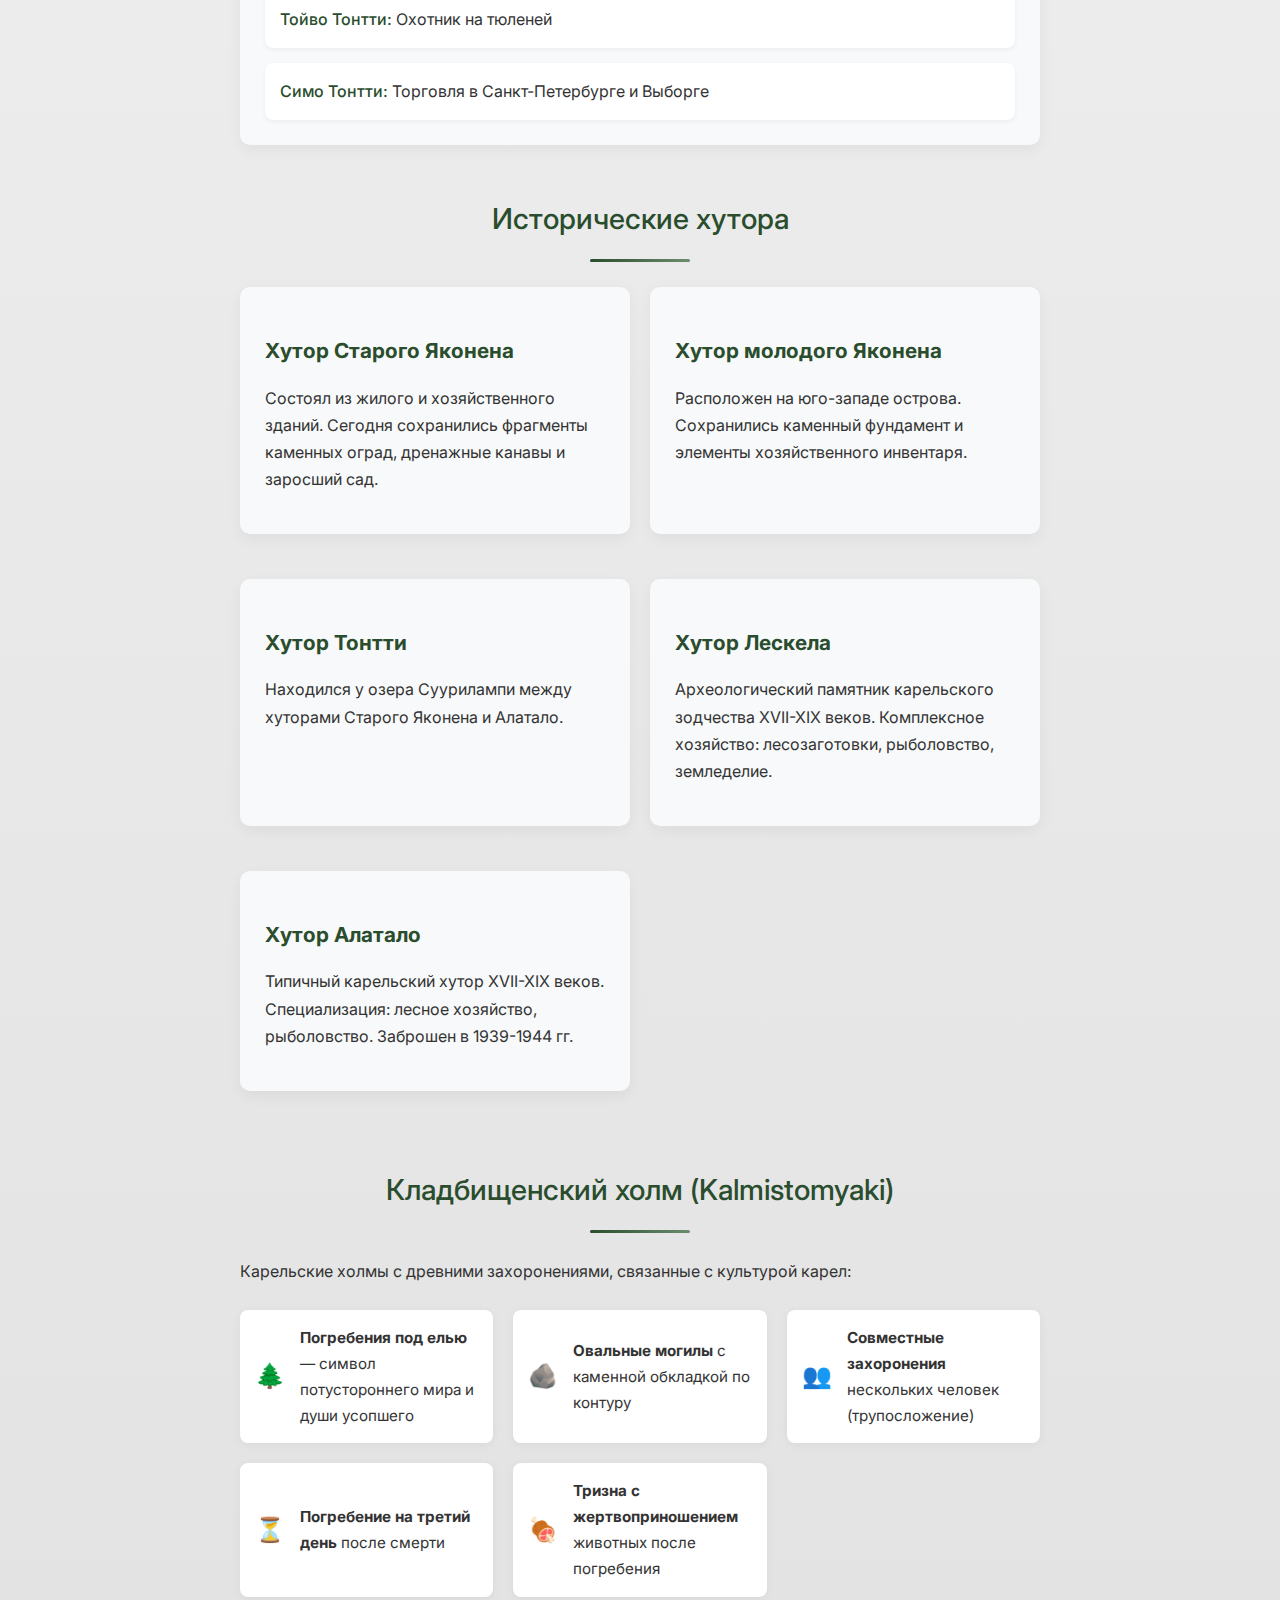
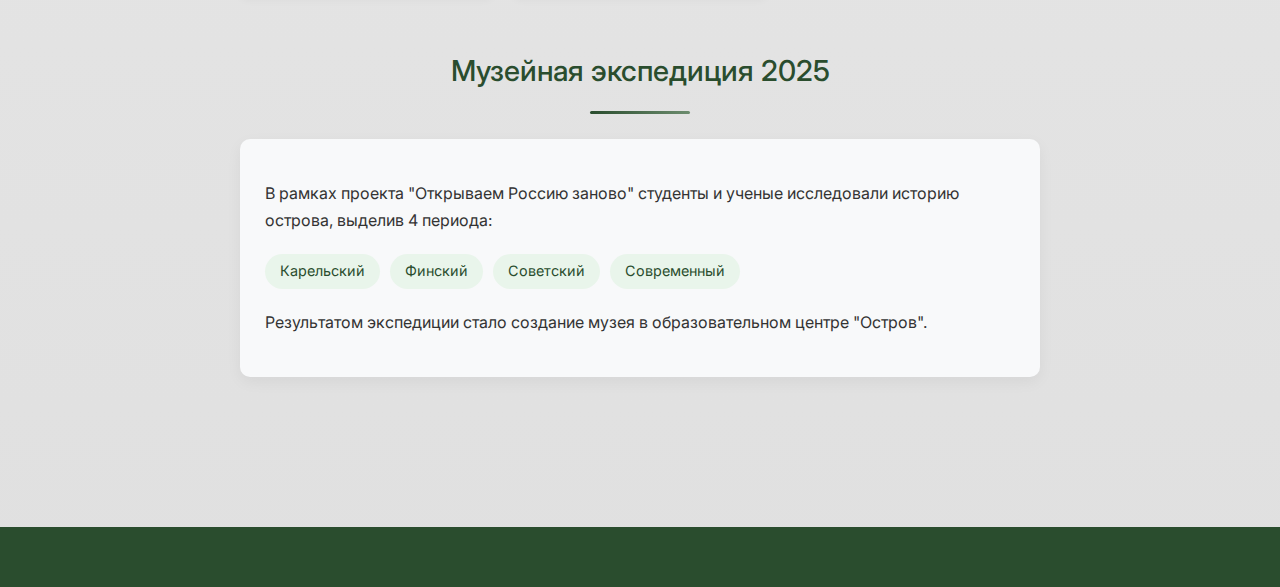
<file: index-history.html>
<!DOCTYPE html>
<html lang="ru">
<head>
    <meta charset="UTF-8">
    <meta name="viewport" content="width=device-width, initial-scale=1.0">
    <title>История Кильполы - Остров Кильпола</title>
    <link href="https://fonts.googleapis.com/css2?family=Inter:wght@300;400;500;600;700&display=swap" rel="stylesheet">
    <link rel="stylesheet" href="styles-common.css">
    <link rel="stylesheet" href="styles-history.css">
    <link rel="stylesheet" href="styles.css">
</head>
<body>
    <header>
        <div class="logo-container">
            <img src="ostrov.png" alt="Логотип" class="logo">
        </div>
        <nav>
            <a href="index.html">Главная</a>
            <a href="index-statii.html" class="active">Статьи</a>
            <div class="dropdown">
                <a href="#" class="dropbtn">Игры</a>
                <div class="dropdown-content">
                    <a href="index-duhi.html">Тропа Духов</a>
                    <a href="index-lenta.html">История Карелии</a>
                    <a href="index-uzori.html">Узор современности</a>
                    <a href="index-kalitka.html">Калитка</a>
                </div>
            </div>
        </nav>
    </header>

    <div class="article-container">
        <article class="centered-article">
            <div class="article-header">
                <h1>История Кильполы</h1>
            </div>
            
            <div class="article-content">
                <section class="article-section">
                    <div class="section-header">
                        <h2>Деревня Тоуна</h2>
                        <div class="section-divider"></div>
                    </div>
                    <p>Деревня Тоуна (Товнуя) впервые упоминается в переписи 1500 года. Основное занятие местных крестьянских семей — сельское хозяйство и промыслы. Исторически деревня прошла через несколько этапов:</p>
                    <ul class="timeline">
                        <li><span class="timeline-period">XIII - середина XVII века:</span> Карельский период</li>
                        <li><span class="timeline-period">Конец XVII - 1944 год:</span> Финский период</li>
                    </ul>
                </section>

                <section class="article-section">
                    <div class="section-header">
                        <h2>Знаменитые семьи</h2>
                        <div class="section-divider"></div>
                    </div>
                    
                    <div class="family-card">
                        <h3>Семья Яконен</h3>
                        <p>Старинная финская семья, впервые упомянутая в 1669 году. К 1930 году на Кильполе существовало несколько хуторов этой семьи:</p>
                        <div class="family-members">
                            <div class="member">
                                <div class="member-name">Тойво Яконен старший</div>
                                <div class="member-details">Южный перешеек между озерами, плотник</div>
                            </div>
                            <div class="member">
                                <div class="member-name">Эйно Яконен</div>
                                <div class="member-details">Северная сторона острова</div>
                            </div>
                            <div class="member">
                                <div class="member-name">Юхо Яконен</div>
                                <div class="member-details">Северный берег озера Суурилампи, плотник</div>
                            </div>
                        </div>
                    </div>

                    <div class="family-card">
                        <h3>Семья Тонтти</h3>
                        <p>Одна из старейших и наиболее зажиточных семей деревни (упоминается с 1685 года). Владения семьи составляли 25 гектаров.</p>
                        <div class="family-roles">
                            <div class="role">
                                <span class="role-title">Юхо Тонтти:</span>
                                <span class="role-desc">Советник</span>
                            </div>
                            <div class="role">
                                <span class="role-title">Пекка Тонтти:</span>
                                <span class="role-desc">Судья</span>
                            </div>
                            <div class="role">
                                <span class="role-title">Тойво Тонтти:</span>
                                <span class="role-desc">Охотник на тюленей</span>
                            </div>
                            <div class="role">
                                <span class="role-title">Симо Тонтти:</span>
                                <span class="role-desc">Торговля в Санкт-Петербурге и Выборге</span>
                            </div>
                        </div>
                    </div>
                </section>

                <section class="article-section">
                    <div class="section-header">
                        <h2>Исторические хутора</h2>
                        <div class="section-divider"></div>
                    </div>
                    
                    <div class="farmsteads-grid">
                        <div class="farmstead-card">
                            <h3>Хутор Старого Яконена</h3>
                            <p>Состоял из жилого и хозяйственного зданий. Сегодня сохранились фрагменты каменных оград, дренажные канавы и заросший сад.</p>
                        </div>
                        
                        <div class="farmstead-card">
                            <h3>Хутор молодого Яконена</h3>
                            <p>Расположен на юго-западе острова. Сохранились каменный фундамент и элементы хозяйственного инвентаря.</p>
                        </div>
                        
                        <div class="farmstead-card">
                            <h3>Хутор Тонтти</h3>
                            <p>Находился у озера Суурилампи между хуторами Старого Яконена и Алатало.</p>
                        </div>
                        
                        <div class="farmstead-card">
                            <h3>Хутор Лескела</h3>
                            <p>Археологический памятник карельского зодчества XVII-XIX веков. Комплексное хозяйство: лесозаготовки, рыболовство, земледелие.</p>
                        </div>
                        
                        <div class="farmstead-card">
                            <h3>Хутор Алатало</h3>
                            <p>Типичный карельский хутор XVII-XIX веков. Специализация: лесное хозяйство, рыболовство. Заброшен в 1939-1944 гг.</p>
                        </div>
                    </div>
                </section>

                <section class="article-section">
                    <div class="section-header">
                        <h2>Кладбищенский холм (Kalmistomyaki)</h2>
                        <div class="section-divider"></div>
                    </div>
                    <p>Карельские холмы с древними захоронениями, связанные с культурой карел:</p>
                    
                    <div class="burial-features">
                        <div class="feature">
                            <div class="feature-icon">🌲</div>
                            <div class="feature-text">
                                <strong>Погребения под елью</strong> — символ потустороннего мира и души усопшего
                            </div>
                        </div>
                        
                        <div class="feature">
                            <div class="feature-icon">🪨</div>
                            <div class="feature-text">
                                <strong>Овальные могилы</strong> с каменной обкладкой по контуру
                            </div>
                        </div>
                        
                        <div class="feature">
                            <div class="feature-icon">👥</div>
                            <div class="feature-text">
                                <strong>Совместные захоронения</strong> нескольких человек (трупосложение)
                            </div>
                        </div>
                        
                        <div class="feature">
                            <div class="feature-icon">⏳</div>
                            <div class="feature-text">
                                <strong>Погребение на третий день</strong> после смерти
                            </div>
                        </div>
                        
                        <div class="feature">
                            <div class="feature-icon">🍖</div>
                            <div class="feature-text">
                                <strong>Тризна с жертвоприношением</strong> животных после погребения
                            </div>
                        </div>
                    </div>
                </section>

                <section class="article-section">
                    <div class="section-header">
                        <h2>Музейная экспедиция 2025</h2>
                        <div class="section-divider"></div>
                    </div>
                    <div class="expedition-card">
                        <p>В рамках проекта "Открываем Россию заново" студенты и ученые исследовали историю острова, выделив 4 периода:</p>
                        <div class="periods">
                            <span class="period-tag">Карельский</span>
                            <span class="period-tag">Финский</span>
                            <span class="period-tag">Советский</span>
                            <span class="period-tag">Современный</span>
                        </div>
                        <p>Результатом экспедиции стало создание музея в образовательном центре "Остров".</p>
                    </div>
                </section>
            </div>
        </article>
    </div>

    <footer class="article-footer">
    </footer>

    <script src="script.js"></script>
    <script src="script-history.js"></script>
</body>
</html>
</file>
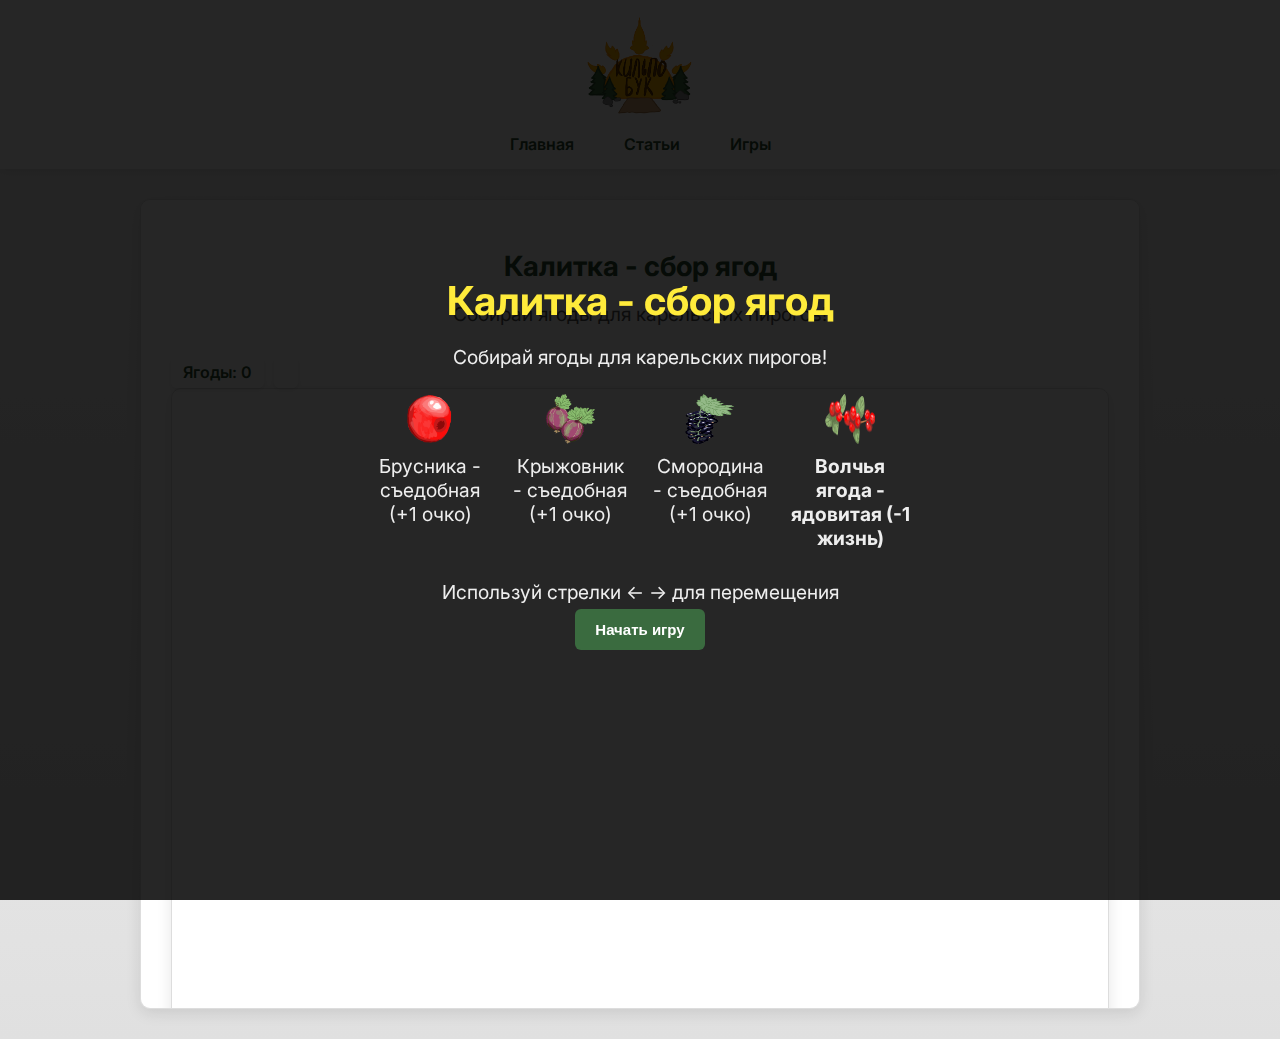
<file: index-kalitka.html>
<!DOCTYPE html>
<html lang="ru">
<head>
    <meta charset="UTF-8">
    <meta name="viewport" content="width=device-width, initial-scale=1.0">
    <title>Калитка - Остров Кильпола</title>
    <link href="https://fonts.googleapis.com/css2?family=Inter:wght@400;600;700&display=swap" rel="stylesheet">
    <link rel="stylesheet" href="styles-common.css">
    <link rel="stylesheet" href="styles-kalitka.css">
    <link rel="stylesheet" href="styles.css">
</head>
<body>
    <header>
        <div class="logo-container">
            <img src="ostrov.png" alt="Логотип" class="logo">
        </div>
        <nav>
            <a href="index.html">Главная</a>
            <a href="index-statii.html">Статьи</a>
            <div class="dropdown">
                <a href="#" class="dropbtn">Игры</a>
                <div class="dropdown-content">
                    <a href="index-duhi.html">Тропа Духов</a>
                    <a href="index-lenta.html">История Кильполы</a>
                    <a href="index-uzori.html">Узор современности</a>
                    <a href="index-kalitka.html" class="active">Калитка</a>
                </div>
            </div>
        </nav>
    </header>

    <div class="game-container">
        <h1>Калитка - сбор ягод</h1>
        <p class="subtitle">Собирай ягоды для карельских пирогов!</p>
        
        <div class="game-info">
            <div id="score">Ягоды: 0</div>
            <div id="lives"></div>
        </div>
        <canvas id="gameCanvas"></canvas>
        
        <div id="startScreen">
            <h1>Калитка - сбор ягод</h1>
            <p>Собирай ягоды для карельских пирогов!</p>
            
            <div class="berries-info">
                <div class="berry-type">
                    <img src="brusnika.png" alt="Брусника" class="berry-image">
                    <p>Брусника - съедобная (+1 очко)</p>
                </div>
                <div class="berry-type">
                    <img src="kringownik.png" alt="Крыжовник" class="berry-image">
                    <p>Крыжовник - съедобная (+1 очко)</p>
                </div>
                <div class="berry-type">
                    <img src="smorodina.png" alt="Смородина" class="berry-image">
                    <p>Смородина - съедобная (+1 очко)</p>
                </div>
                <div class="berry-type poisonous">
                    <img src="poisonberry.png" alt="Волчья ягода" class="berry-image">
                    <p>Волчья ягода - ядовитая (-1 жизнь)</p>
                </div>
            </div>
            
            <p>Используй стрелки ← → для перемещения</p>
            <button id="startButton" class="game-button">Начать игру</button>
        </div>
    </div>

    <script src="script-kalitka.js"></script>
    <script src="script.js"></script>
</body>
</html>
</file>
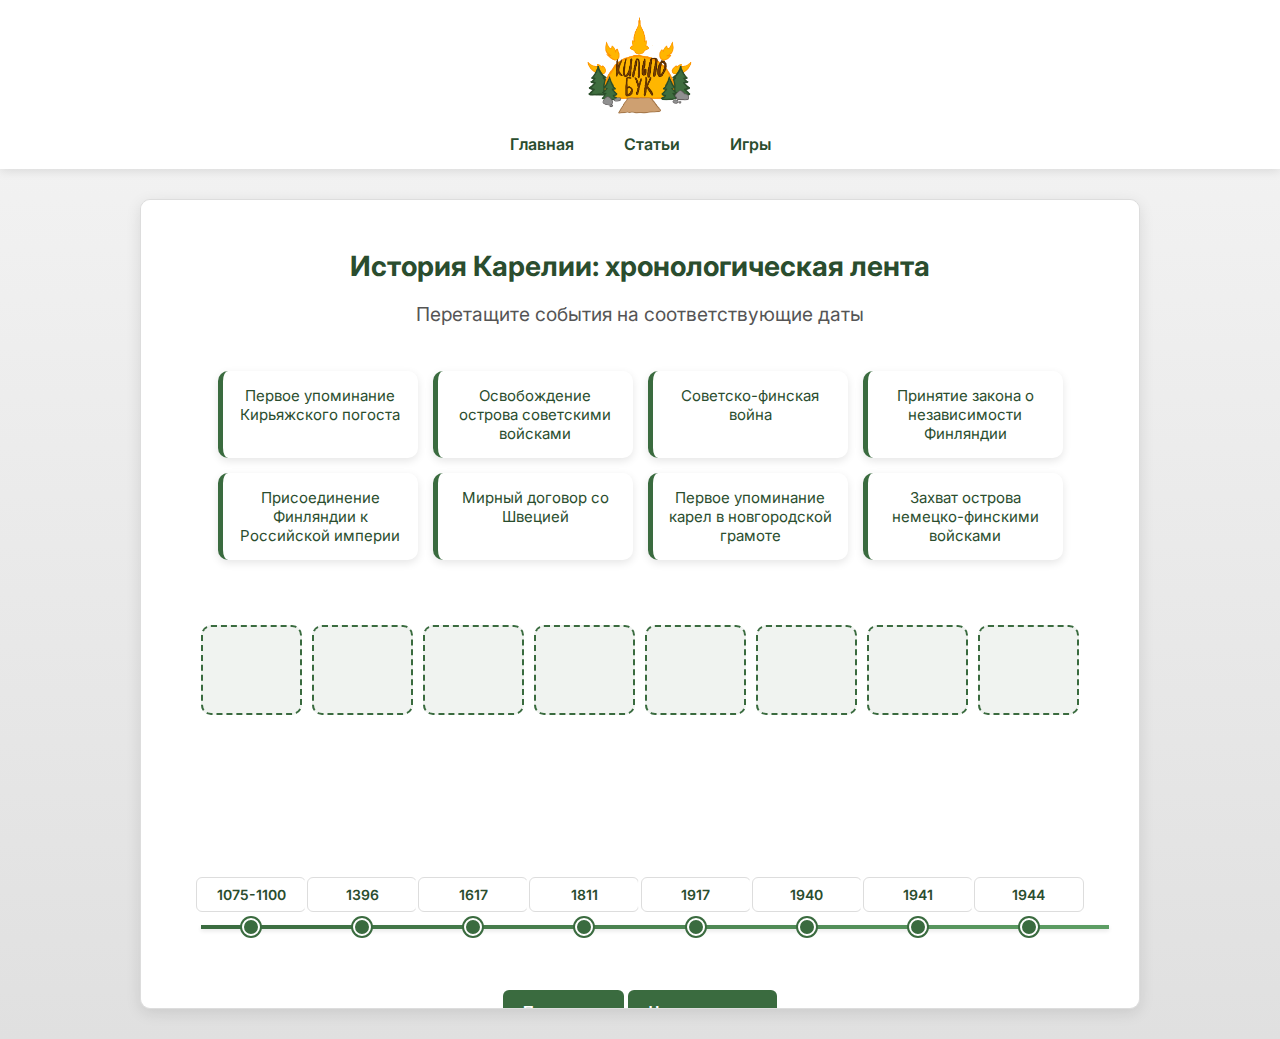
<file: index-lenta.html>
<!DOCTYPE html>
<html lang="ru">
<head>
    <meta charset="UTF-8">
    <meta name="viewport" content="width=device-width, initial-scale=1.0">
    <title>История Кильполы: хронологическая лента</title>
    <link rel="stylesheet" href="styles-common.css">
    <link rel="stylesheet" href="styles-lenta.css">
    <link rel="stylesheet" href="styles.css">
    <link href="https://fonts.googleapis.com/css2?family=Inter:wght@400;500;600;700&display=swap" rel="stylesheet">
</head>
<body>
    <header>
       <div class="logo-container">
            <img src="ostrov.png" alt="Логотип" class="logo">
        </div>
        <nav>
            <a href="index.html" class="active">Главная</a>
            <a href="index-statii.html">Статьи</a>
            <div class="dropdown">
                <a href="#" class="dropbtn">Игры</a>
                <div class="dropdown-content">
                    <a href="index-duhi.html">Тропа Духов</a>
                    <a href="index-lenta.html">История Кильполы</a>
                    <a href="index-uzori.html">Узор современности</a>
                    <a href="index-kalitka.html">Калитка</a>
                </div>
            </div>
        </nav>
    </header>

    <div class="game-container">
        <h1>История Карелии: хронологическая лента</h1>
        <p class="subtitle">Перетащите события на соответствующие даты</p>
        
        <div class="timeline-game">
            <div class="events-container" id="events-container">
                <!-- Events will be inserted here by JavaScript -->
            </div>
            
            <div class="timeline">
                <div class="slots-container" id="slots-container">
                    <!-- Slots will be inserted here by JavaScript -->
                </div>
                <div class="timeline-line"></div>
                <div class="dates-container">
                    <!-- Dates will be inserted here by JavaScript -->
                </div>
            </div>
            
            <div class="feedback"></div>
            <div class="game-buttons">
                <button id="check-btn" class="game-button">Проверить</button>
                <button id="reset-btn" class="game-button">Начать заново</button>
            </div>
        </div>
    </div>

    <script src="script-lenta.js"></script>
</body>
</html>
</file>
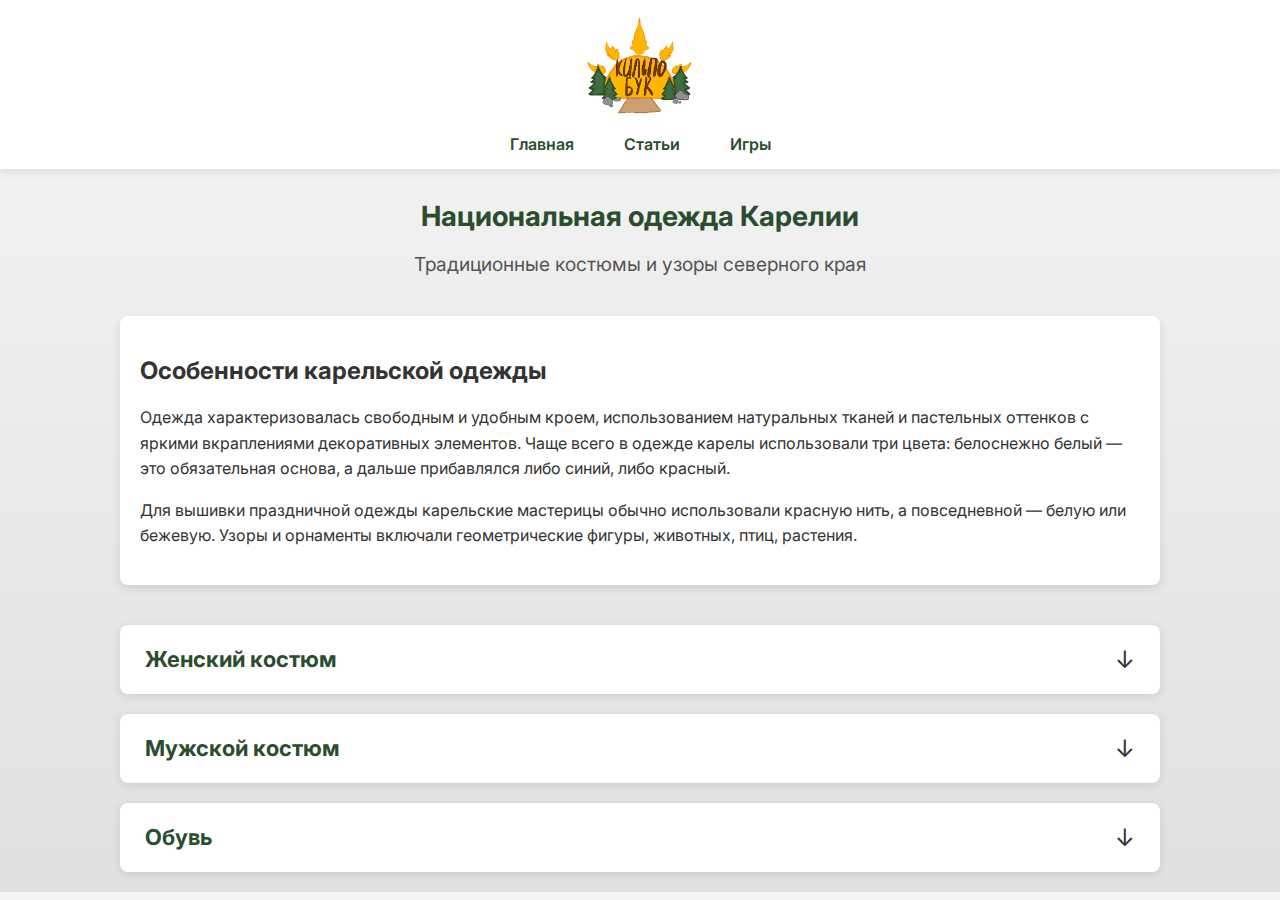
<file: index-odegda.html>
<!DOCTYPE html>
<html lang="ru">
<head>
    <meta charset="UTF-8">
    <meta name="viewport" content="width=device-width, initial-scale=1.0">
    <title>Национальная одежда Карелии</title>
    <link href="https://fonts.googleapis.com/css2?family=Inter:wght@400;600;700&display=swap" rel="stylesheet">
    <link rel="stylesheet" href="styles-common.css">
    <link rel="stylesheet" href="styles-odegda.css">
    <link rel="stylesheet" href="styles.css">
</head>
<body>
    <header>
        <div class="logo-container">
            <img src="ostrov.png" alt="Логотип" class="logo">
        </div>
        <nav>
            <a href="index.html">Главная</a>
            <a href="index-statii.html" class="active">Статьи</a>
            <div class="dropdown">
                <a href="#" class="dropbtn">Игры</a>
                <div class="dropdown-content">
                    <a href="index-duhi.html">Тропа Духов</a>
                    <a href="index-lenta.html">История Кильполы</a>
                    <a href="index-uzori.html">Узор современности</a>
                    <a href="index-kalitka.html">Калитка</a>
                </div>
            </div>
        </nav>
    </header>

    <div class="articles-container">
        <div class="content-wrapper">
            <h1>Национальная одежда Карелии</h1>
            <p class="subtitle">Традиционные костюмы и узоры северного края</p>
            
            <!-- Особенности -->
            <div class="clothing-section intro-section">
                <h2>Особенности карельской одежды</h2>
                <p>Одежда характеризовалась свободным и удобным кроем, использованием натуральных тканей и пастельных оттенков с яркими вкраплениями декоративных элементов. Чаще всего в одежде карелы использовали три цвета: белоснежно белый — это обязательная основа, а дальше прибавлялся либо синий, либо красный.</p>
                <p>Для вышивки праздничной одежды карельские мастерицы обычно использовали красную нить, а повседневной — белую или бежевую. Узоры и орнаменты включали геометрические фигуры, животных, птиц, растения.</p>
            </div>

            <!-- Женский костюм -->
            <div class="expandable-section">
                <div class="section-header">
                    <h2>Женский костюм</h2>
                    <div class="arrow-icon">↓</div>
                </div>
                <div class="section-content">
                    <div class="text-content">
                        <p>Включал льняную или холщовую рубаху свободного кроя, длинную широкую юбку из простого материала, передник или сарафан, длинный тонкий пояс, платок или повязку на голову и лапти. Широкая рубашка заправлялась в юбку длиной до пола. Сверху повязывали передник, который был чуть короче юбки и украшался вышивкой, кружевами или тканым орнаментом.</p>
                    </div>
                    <div class="image-content">
                        <img src="women-costume.jpg" alt="Женский костюм">
                    </div>
                </div>
            </div>
            
            <!-- Мужской костюм -->
            <div class="expandable-section">
                <div class="section-header">
                    <h2>Мужской костюм</h2>
                    <div class="arrow-icon">↓</div>
                </div>
                <div class="section-content">
                    <div class="text-content">
                        <p>Состоял из льняных или суконных штанов, которые заправляли в кожаные сапоги. Свободная длинная рубашка-туника подпоясывалась ремнём. Сверху надевался кафтан. В зимнее время года носили шубы из овчины, меховые шапки, рукавицы. Обувь — сапоги без каблука с мягкой цельной подошвой, выполненные из сыромятной кожи.</p>
                    </div>
                    <div class="image-content">
                        <img src="men-costume.jpg" alt="Мужской костюм">
                    </div>
                </div>
            </div>
            
            <!-- Обувь -->
            <div class="expandable-section">
                <div class="section-header">
                    <h2>Обувь</h2>
                    <div class="arrow-icon">↓</div>
                </div>
                <div class="section-content">
                    <div class="text-content">
                        <p>Самая известная обувь карелов — пьексы — утеплённые сапоги с острыми загнутыми кверху носами. Благодаря такой конструкции их владелец мог смело становиться на лыжи. У жителей Южной Карелии были распространены лапти и сапоги из бересты — легкая и удобная обувь для летнего периода.</p>
                    </div>
                    <div class="shoes-images-vertical">
                        <img src="pyekse.jpg" alt="Пьексы">
                        <img src="bast-shoes.jpg" alt="Лапти">
                    </div>
                </div>
            </div>
        </div>
    </div>

    <footer>
    </footer>

    <script src="script-statii.js"></script>
</body>
</html>
</file>
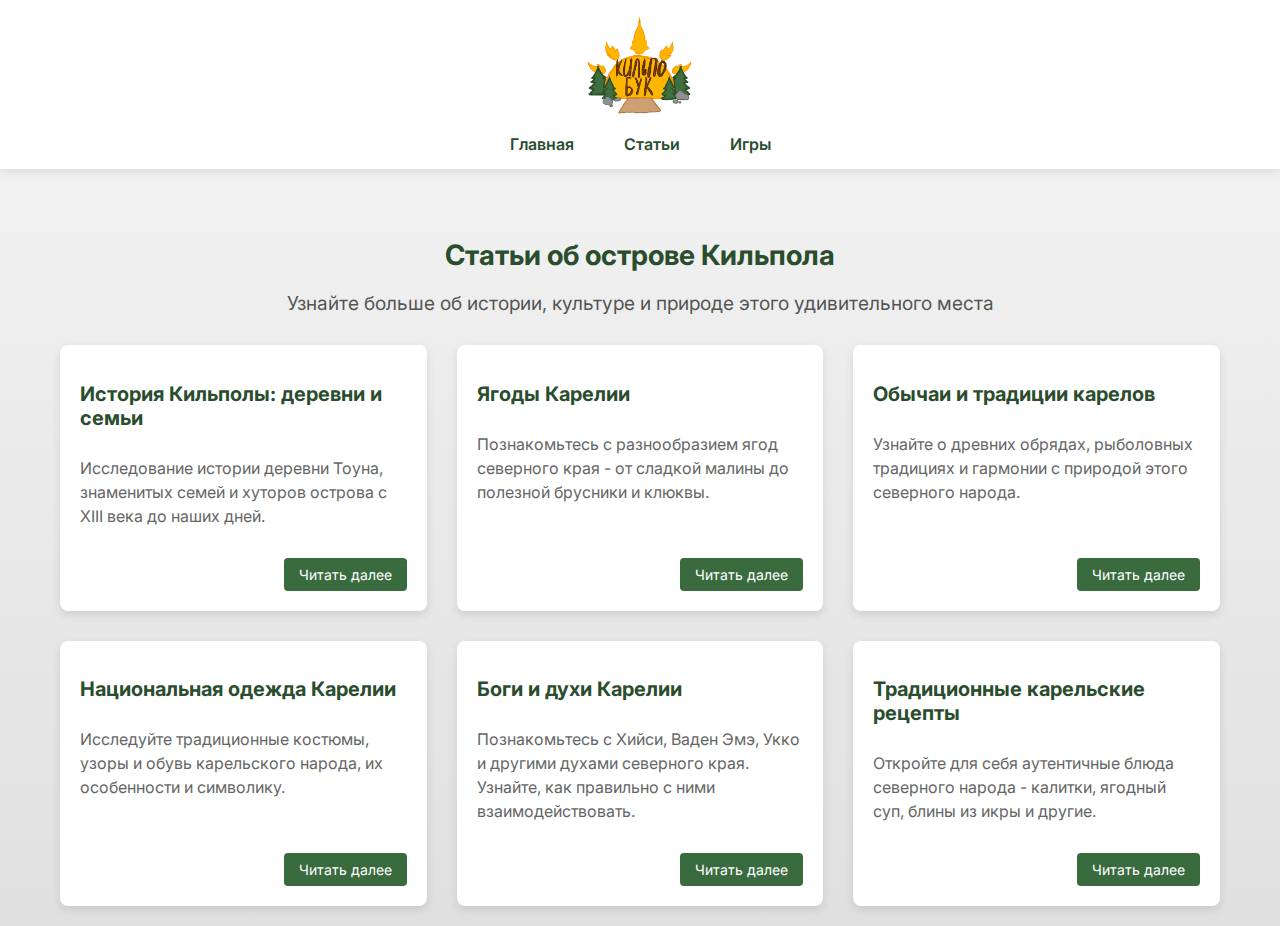
<file: index-statii.html>
<!DOCTYPE html>
<html lang="ru">
<head>
    <meta charset="UTF-8">
    <meta name="viewport" content="width=device-width, initial-scale=1.0">
    <title>Статьи об острове Кильпола</title>
    <link href="https://fonts.googleapis.com/css2?family=Inter:wght@400;600;700&display=swap" rel="stylesheet">
    <link rel="stylesheet" href="styles-common.css">
    <link rel="stylesheet" href="styles-statii.css">
    <link rel="stylesheet" href="styles.css">
</head>
<body>
    <header>
        <div class="logo-container">
            <img src="ostrov.png" alt="Логотип" class="logo">
        </div>
        <nav>
            <a href="index.html">Главная</a>
            <a href="index-statii.html" class="active">Статьи</a>
            <div class="dropdown">
                <a href="#" class="dropbtn">Игры</a>
                <div class="dropdown-content">
                    <a href="index-duhi.html">Тропа Духов</a>
                    <a href="index-lenta.html">История Кильполы</a>
                    <a href="index-uzori.html">Узор современности</a>
                    <a href="index-kalitka.html">Калитка</a>
                </div>
            </div>
        </nav>
    </header>

    <div class="articles-container">
        <h1>Статьи об острове Кильпола</h1>
        <p class="subtitle">Узнайте больше об истории, культуре и природе этого удивительного места</p>
        
        <div class="articles-grid">
            <article class="article-card">
                <div class="article-content">
                    <h2>История Кильполы: деревни и семьи</h2>
                    <p>Исследование истории деревни Тоуна, знаменитых семей и хуторов острова с XIII века до наших дней.</p>
                    <div class="read-more-container">
                        <a href="index-history.html" class="read-more">Читать далее</a>
                    </div>
                </div>
            </article>
            
            <article class="article-card">
                <div class="article-content">
                    <h2>Ягоды Карелии</h2>
                    <p>Познакомьтесь с разнообразием ягод северного края - от сладкой малины до полезной брусники и клюквы.</p>
                    <div class="read-more-container">
                        <a href="index-yagodi.html" class="read-more">Читать далее</a>
                    </div>
                </div>
            </article>
            
            <article class="article-card">
                <div class="article-content">
                    <h2>Обычаи и традиции карелов</h2>
                    <p>Узнайте о древних обрядах, рыболовных традициях и гармонии с природой этого северного народа.</p>
                    <div class="read-more-container">
                        <a href="index-obichai.html" class="read-more">Читать далее</a>
                    </div>
                </div>
            </article>
            
            <article class="article-card">
                <div class="article-content">
                    <h2>Национальная одежда Карелии</h2>
                    <p>Исследуйте традиционные костюмы, узоры и обувь карельского народа, их особенности и символику.</p>
                    <div class="read-more-container">
                        <a href="index-odegda.html" class="read-more">Читать далее</a>
                    </div>
                </div>
            </article>
            
            <article class="article-card">
                <div class="article-content">
                    <h2>Боги и духи Карелии</h2>
                    <p>Познакомьтесь с Хийси, Ваден Эмэ, Укко и другими духами северного края. Узнайте, как правильно с ними взаимодействовать.</p>
                    <div class="read-more-container">
                        <a href="index-bogi.html" class="read-more">Читать далее</a>
                    </div>
                </div>
            </article>
            
            <article class="article-card">
                <div class="article-content">
                    <h2>Традиционные карельские рецепты</h2>
                    <p>Откройте для себя аутентичные блюда северного народа - калитки, ягодный суп, блины из икры и другие.</p>
                    <div class="read-more-container">
                        <a href="index-eda.html" class="read-more">Читать далее</a>
                    </div>
                </div>
            </article>
        </div>
    </div>

    <footer>
    </footer>

    <script src="script.js"></script>
</body>
</html>
</file>
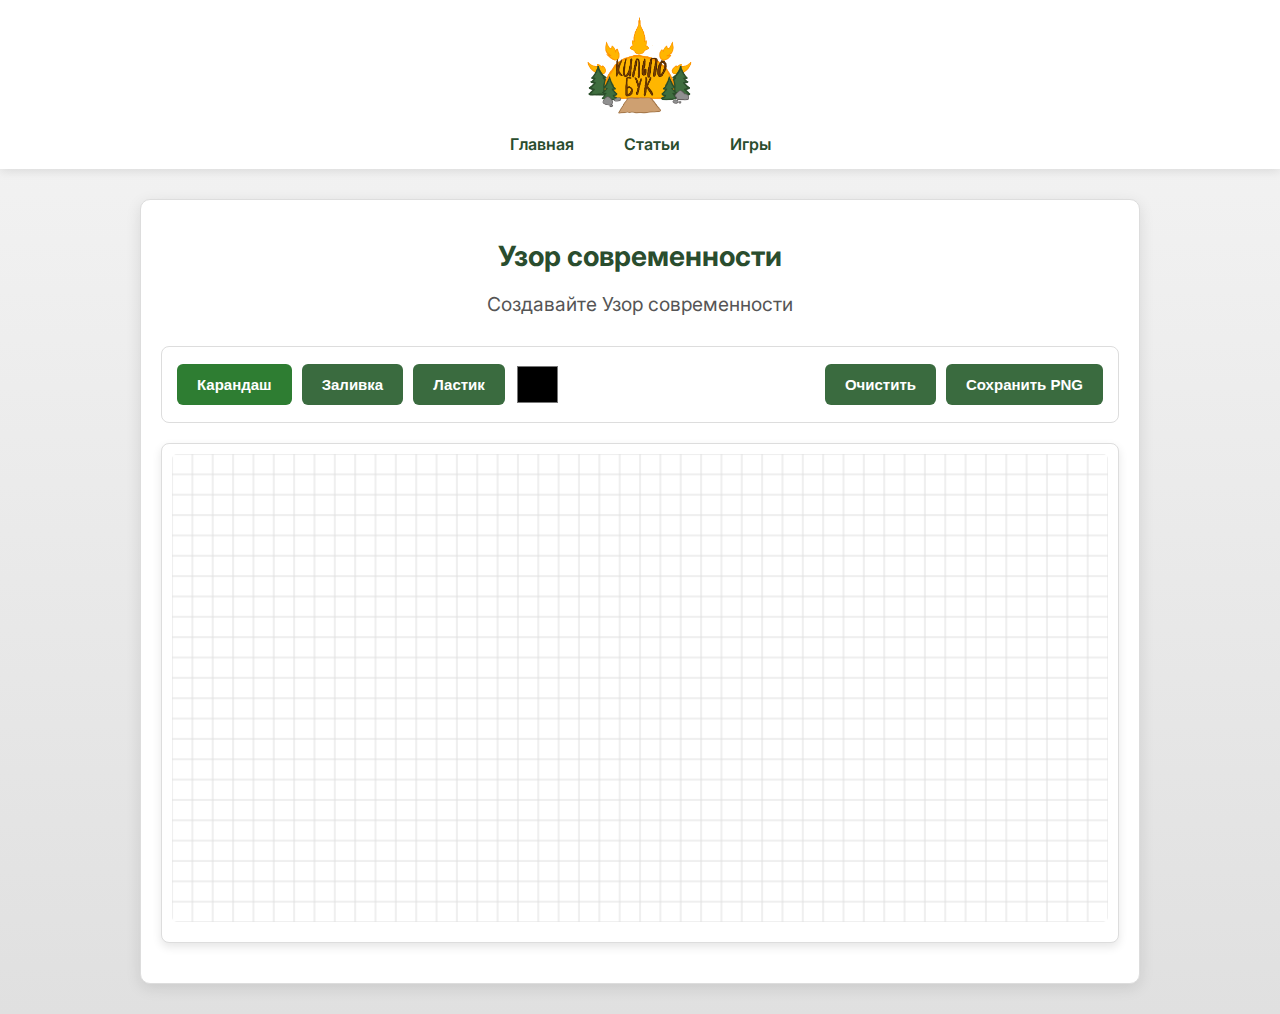
<file: index-uzori.html>
<!DOCTYPE html>
<html lang="ru">
<head>
    <meta charset="UTF-8">
    <meta name="viewport" content="width=device-width, initial-scale=1.0">
    <title>Узор современности</title>
    <link href="https://fonts.googleapis.com/css2?family=Inter:wght@400;600;700&display=swap" rel="stylesheet">
    <link rel="stylesheet" href="styles-common.css">
    <link rel="stylesheet" href="styles-uzori.css">
    <link rel="stylesheet" href="styles.css">
</head>
<body>
    <header>
        <div class="logo-container">
            <img src="ostrov.png" alt="Логотип" class="logo">
        </div>
        <nav>
            <a href="index.html" class="active">Главная</a>
            <a href="index-statii.html">Статьи</a>
            <div class="dropdown">
                <a href="#" class="dropbtn">Игры</a>
                <div class="dropdown-content">
                    <a href="index-duhi.html">Тропа Духов</a>
                    <a href="index-lenta.html">История Кильполы</a>
                    <a href="index-uzori.html">Узор современности</a>
                    <a href="index-kalitka.html">Калитка</a>
                </div>
            </div>
        </nav>
    </header>

    <div class="game-container uzori-container">
        <h1>Узор современности</h1>
        <p class="subtitle">Создавайте Узор современности</p>
        
        <div class="toolbar">
            <div class="tools">
                <button id="pencil" class="active">Карандаш</button>
                <button id="fill">Заливка</button>
                <button id="eraser">Ластик</button>
                <input type="color" id="color-picker" value="#000000">
            </div>
            <div class="actions">
                <button id="clear">Очистить</button>
                <button id="save">Сохранить PNG</button>
            </div>
        </div>
        
        <div class="canvas-container">
            <canvas id="drawing-canvas"></canvas>
        </div>
    </div>
    
    <script src="script-uzori.js"></script>
</body>
</html>
</file>
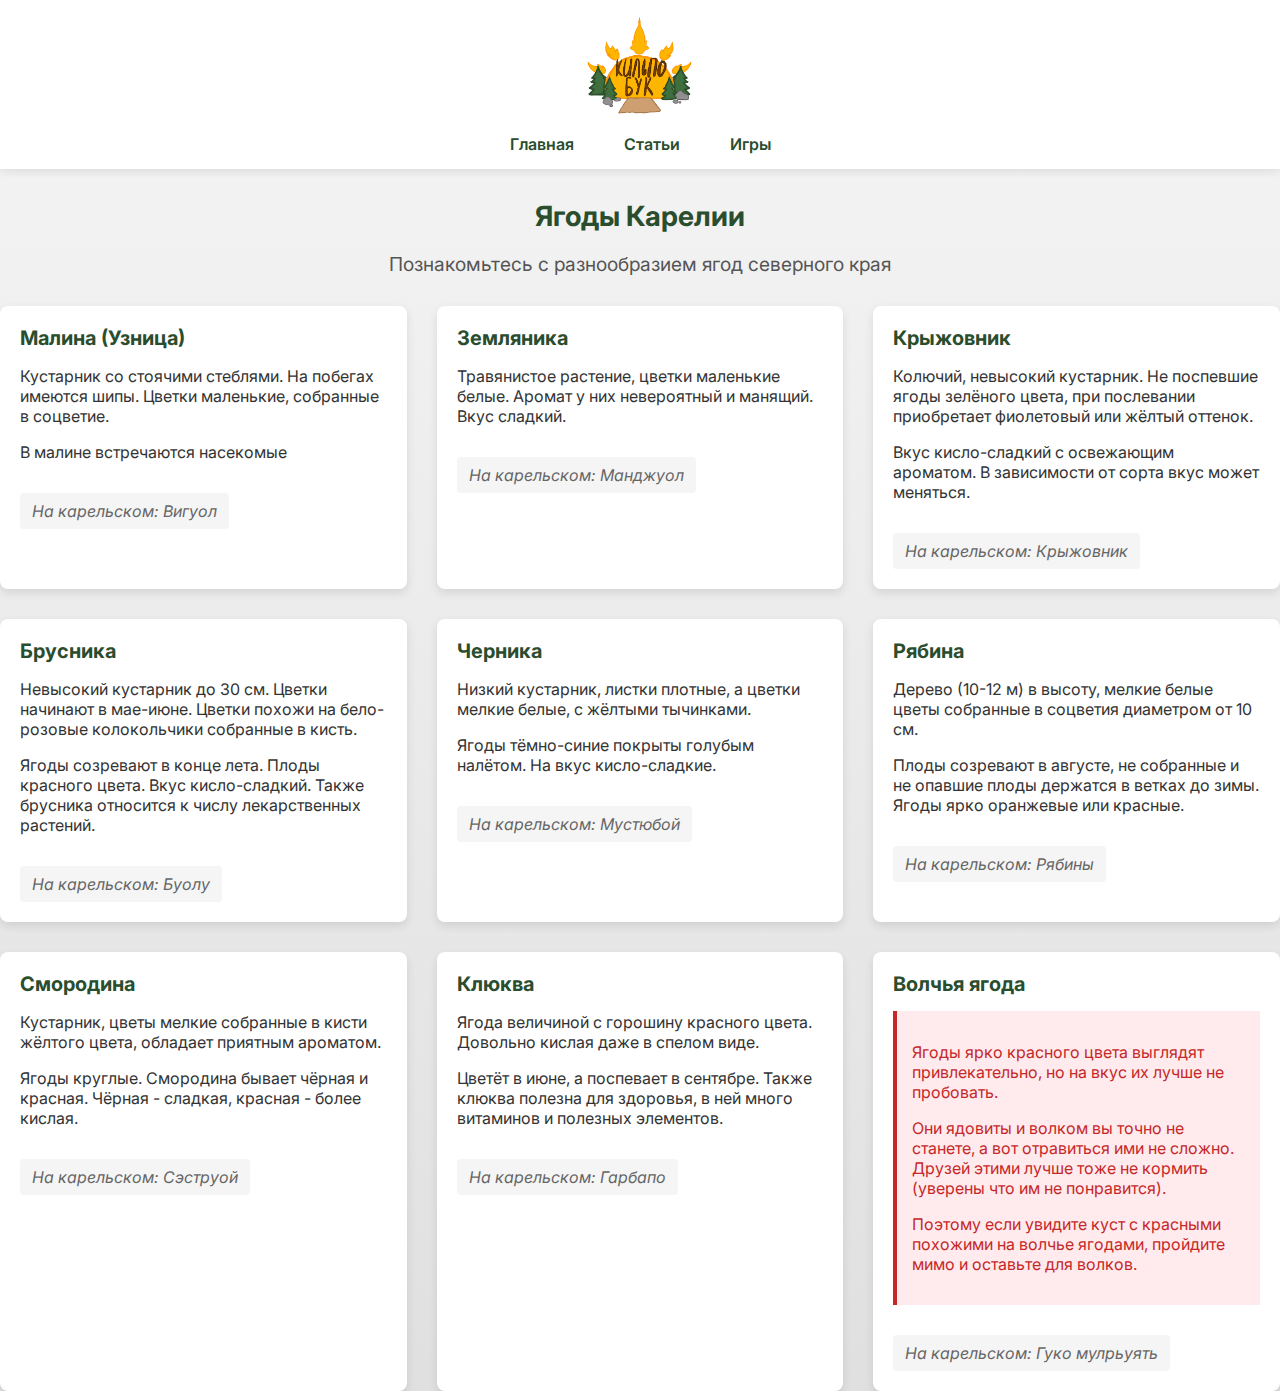
<file: index-yagodi.html>
<!DOCTYPE html>
<html lang="ru">
<head>
    <meta charset="UTF-8">
    <meta name="viewport" content="width=device-width, initial-scale=1.0">
    <title>Ягоды Карелии</title>
    <link href="https://fonts.googleapis.com/css2?family=Inter:wght@400;600;700&display=swap" rel="stylesheet">
    <link rel="stylesheet" href="styles-common.css">
    <link rel="stylesheet" href="styles-yagodi.css">
    <link rel="stylesheet" href="styles.css">
</head>
<body>
    <header>
        <div class="logo-container">
            <img src="ostrov.png" alt="Логотип" class="logo">
        </div>
        <nav>
            <a href="index.html">Главная</a>
            <a href="index-statii.html" class="active">Статьи</a>
            <div class="dropdown">
                <a href="#" class="dropbtn">Игры</a>
                <div class="dropdown-content">
                    <a href="index-duhi.html">Тропа Духов</a>
                    <a href="index-lenta.html">История Кильполы</a>
                    <a href="index-uzori.html">Узор современности</a>
                    <a href="index-kalitka.html">Калитка</a>
                </div>
            </div>
        </nav>
    </header>

    <div class="articles-container">
        <h1>Ягоды Карелии</h1>
        <p class="subtitle">Познакомьтесь с разнообразием ягод северного края</p>
        
        <div class="berry-container">
            <div class="berry-card">
                <div class="berry-header">
                    <h2 class="berry-name">Малина (Узница)</h2>
                </div>
                <p>Кустарник со стоячими стеблями. На побегах имеются шипы. Цветки маленькие, собранные в соцветие.</p>
                <p>В малине встречаются насекомые</p>
                <div class="karelian-name">На карельском: Вигуол</div>
            </div>

            <div class="berry-card">
                <div class="berry-header">
                    <h2 class="berry-name">Земляника</h2>
                </div>
                <p>Травянистое растение, цветки маленькие белые. Аромат у них невероятный и манящий. Вкус сладкий.</p>
                <div class="karelian-name">На карельском: Манджуол</div>
            </div>

            <div class="berry-card">
                <div class="berry-header">
                    <h2 class="berry-name">Крыжовник</h2>
                </div>
                <p>Колючий, невысокий кустарник. Не поспевшие ягоды зелёного цвета, при послевании приобретает фиолетовый или жёлтый оттенок.</p>
                <p>Вкус кисло-сладкий с освежающим ароматом. В зависимости от сорта вкус может меняться.</p>
                <div class="karelian-name">На карельском: Крыжовник</div>
            </div>

            <div class="berry-card">
                <div class="berry-header">
                    <h2 class="berry-name">Брусника</h2>
                </div>
                <p>Невысокий кустарник до 30 см. Цветки начинают в мае-июне. Цветки похожи на бело-розовые колокольчики собранные в кисть.</p>
                <p>Ягоды созревают в конце лета. Плоды красного цвета. Вкус кисло-сладкий. Также брусника относится к числу лекарственных растений.</p>
                <div class="karelian-name">На карельском: Буолу</div>
            </div>

            <div class="berry-card">
                <div class="berry-header">
                    <h2 class="berry-name">Черника</h2>
                </div>
                <p>Низкий кустарник, листки плотные, а цветки мелкие белые, с жёлтыми тычинками.</p>
                <p>Ягоды тёмно-синие покрыты голубым налётом. На вкус кисло-сладкие.</p>
                <div class="karelian-name">На карельском: Мустюбой</div>
            </div>

            <div class="berry-card">
                <div class="berry-header">
                    <h2 class="berry-name">Рябина</h2>
                </div>
                <p>Дерево (10-12 м) в высоту, мелкие белые цветы собранные в соцветия диаметром от 10 см.</p>
                <p>Плоды созревают в августе, не собранные и не опавшие плоды держатся в ветках до зимы. Ягоды ярко оранжевые или красные.</p>
                <div class="karelian-name">На карельском: Рябины</div>
            </div>

            <div class="berry-card">
                <div class="berry-header">
                    <h2 class="berry-name">Смородина</h2>
                </div>
                <p>Кустарник, цветы мелкие собранные в кисти жёлтого цвета, обладает приятным ароматом.</p>
                <p>Ягоды круглые. Смородина бывает чёрная и красная. Чёрная - сладкая, красная - более кислая.</p>
                <div class="karelian-name">На карельском: Сэструой</div>
            </div>

            <div class="berry-card">
                <div class="berry-header">
                    <h2 class="berry-name">Клюква</h2>
                </div>
                <p>Ягода величиной с горошину красного цвета. Довольно кислая даже в спелом виде.</p>
                <p>Цветёт в июне, а поспевает в сентябре. Также клюква полезна для здоровья, в ней много витаминов и полезных элементов.</p>
                <div class="karelian-name">На карельском: Гарбапо</div>
            </div>

            <div class="berry-card">
                <div class="berry-header">
                    <h2 class="berry-name">Волчья ягода</h2>
                </div>
                <div class="warning">
                    <p>Ягоды ярко красного цвета выглядят привлекательно, но на вкус их лучше не пробовать.</p>
                    <p>Они ядовиты и волком вы точно не станете, а вот отравиться ими не сложно. Друзей этими лучше тоже не кормить (уверены что им не понравится).</p>
                    <p>Поэтому если увидите куст с красными похожими на волчье ягодами, пройдите мимо и оставьте для волков.</p>
                </div>
                <div class="karelian-name">На карельском: Гуко мулрьуять</div>
            </div>
        </div>
    </div>

    <footer>
    </footer>

    <script src="script-statii.js"></script>
</body>
</html>
</file>
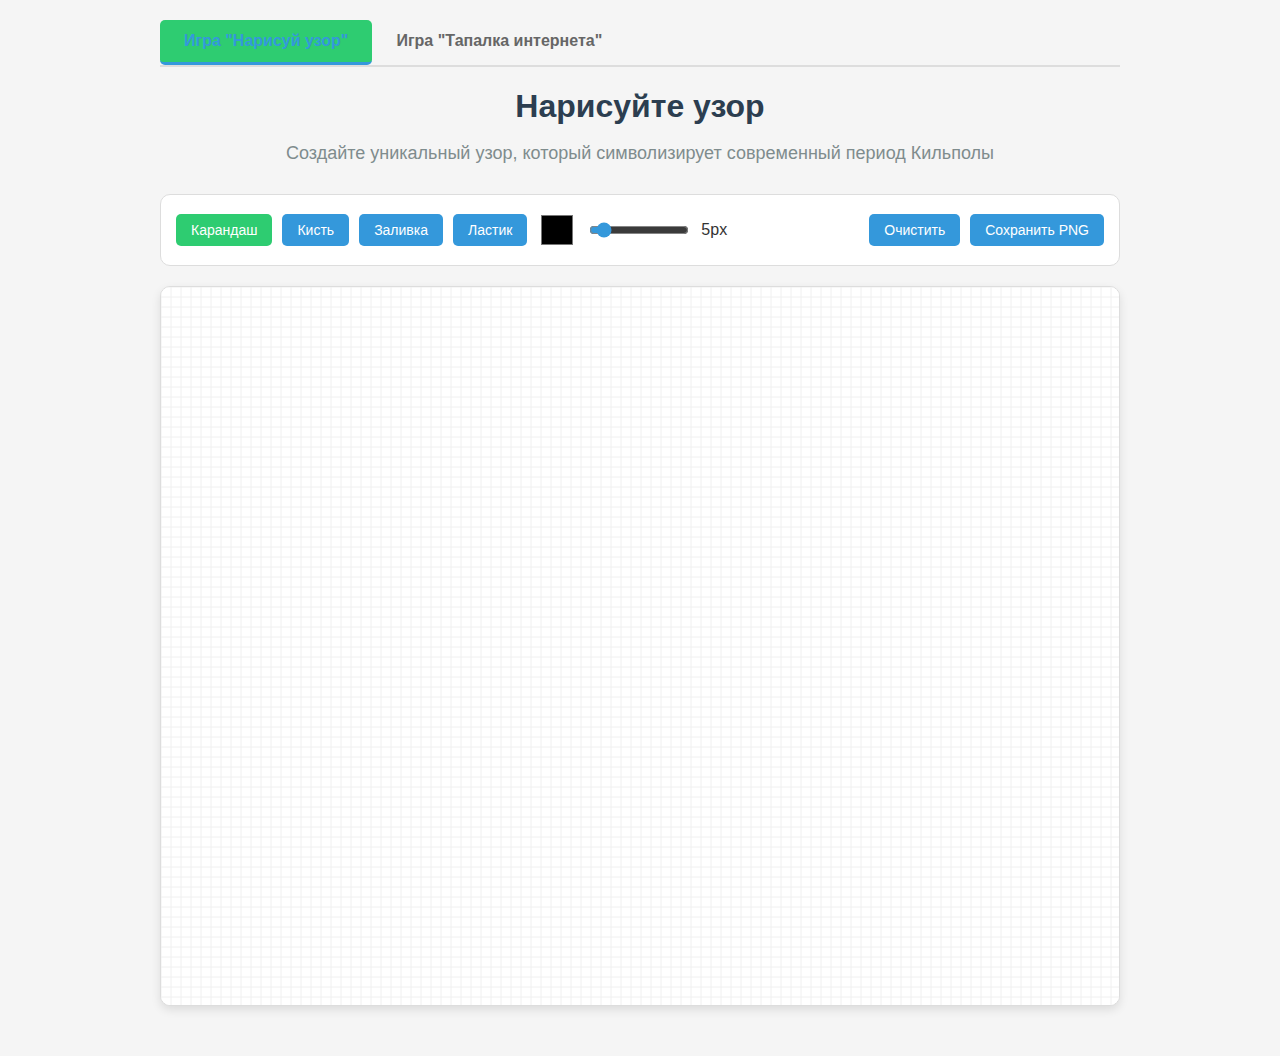
<file: modern-period.html>
<!DOCTYPE html>
<html lang="ru">
<head>
    <meta charset="UTF-8">
    <meta name="viewport" content="width=device-width, initial-scale=1.0">
    <title>Современный период</title>
    <link rel="stylesheet" href="modern-style.css">
</head>
<body>
    <div class="modern-app">
        <div class="theme-switcher" style="display: none;">
            <label class="switch">
                <input type="checkbox" id="theme-toggle" checked>
                <span class="slider round"></span>
            </label>
            <span id="theme-label">Светлый режим</span>
        </div>

        <div class="tabs">
            <button class="tab-button active" data-tab="pattern-tab">Игра "Нарисуй узор"</button>
            <button class="tab-button" data-tab="kalitka-tab">Игра "Тапалка интернета"</button>
        </div>

        <div id="pattern-tab" class="tab-content active">
            <h1>Нарисуйте узор</h1>
            <p class="subtitle">Создайте уникальный узор, который символизирует современный период Кильполы</p>
            
            <div class="toolbar">
                <div class="tools">
                    <button id="pencil" class="active">Карандаш</button>
                    <button id="brush">Кисть</button>
                    <button id="fill">Заливка</button>
                    <button id="eraser">Ластик</button>
                    <input type="color" id="color-picker" value="#000000">
                    <input type="range" id="brush-size" min="1" max="50" value="5">
                    <span id="size-value">5px</span>
                </div>
                <div class="actions">
                    <button id="clear">Очистить</button>
                    <button id="save">Сохранить PNG</button>
                </div>
            </div>
            
            <div class="canvas-container">
                <canvas id="drawing-canvas" width="800" height="600"></canvas>
            </div>
        </div>

        <div id="kalitka-tab" class="tab-content">
            <h1>Тапалка интернета</h1>
            <p class="subtitle"></p>
            <div class="empty-space">
                <p></p>
            </div>
        </div>
    </div>
    
    <script src="modern-script.js"></script>
</body>
</html>
</file>
<file: styles-common.css>
/* Общие стили для всех игр */
body {
    background: linear-gradient(to bottom, #f5f5f5, #e0e0e0);
    font-family: 'Inter', -apple-system, BlinkMacSystemFont, sans-serif;
    -webkit-font-smoothing: antialiased;
    -moz-osx-font-smoothing: grayscale;
    margin: 0;
    padding: 0;
    color: #333;
}

* {
    box-sizing: border-box;
}

header {
    background-color: white;
    padding: 15px 0;
    box-shadow: 0 2px 10px rgba(0,0,0,0.1);
    margin-bottom: 30px;
}

.logo-container {
    text-align: center;
    margin-bottom: 15px;
}

.logo {
    height: 100px;
    width: 100  px;
}

nav {
    display: flex;
    justify-content: center;
    flex-wrap: wrap;
    gap: 20px;
    padding: 0 20px;
}

nav a {
    text-decoration: none;
    color: #2a4d2e;
    font-weight: 600;
    font-size: 16px;
    padding: 0px 15px;
    border-radius: 6px;
    transition: all 0.3s;
}

nav a:hover {
    background-color: #f0f7f0;
    transform: translateY(-2px);
}

.game-container {
    max-width: 1000px;
    margin: 0 auto 30px;
    padding: 30px;
    background-color: white;
    border-radius: 10px;
    box-shadow: 0 4px 15px rgba(0, 0, 0, 0.1);
    border: 1px solid #ddd;
    min-height: 500px;
    max-height: 90vh;
    overflow-y: auto;
}

h1 {
    color: #2a4d2e;
    text-align: center;
    margin-bottom: 10px;
    font-size: 28px;
    font-weight: 700;
}

.subtitle {
    color: #666;
    text-align: center;
    margin-bottom: 30px;
    font-size: 16px;
    font-weight: 400;
}

button, .game-button {
    padding: 12px 20px;
    border: none;
    border-radius: 6px;
    background-color: #3a6b3f;
    color: white;
    cursor: pointer;
    transition: all 0.3s;
    font-size: 15px;
    font-weight: 600;
    text-align: center;
}

button:hover, .game-button:hover {
    background-color: #2a4d2e;
    transform: translateY(-2px);
    box-shadow: 0 2px 8px rgba(0,0,0,0.1);
}

button:disabled {
    background-color: #cccccc;
    cursor: not-allowed;
    transform: none;
    box-shadow: none;
}

button.active {
    background-color: #2e7d32;
}

.hidden {
    display: none;
}

@media (max-width: 1100px) {
    .game-container {
        margin: 0 20px 30px;
    }
}

@media (max-width: 768px) {
    .game-container {
        padding: 20px;
    }
    
    h1 {
        font-size: 24px;
    }
    
    .subtitle {
        font-size: 15px;
    }
    
    nav a {
        font-size: 15px;
        padding: 0px 12px;
    }
}

@media (max-width: 480px) {
    .game-container {
        padding: 15px;
        margin: 0 10px 20px;
    }
    
    h1 {
        font-size: 22px;
    }
    
    .subtitle {
        font-size: 14px;
    }
    
    nav {
        gap: 10px;
    }
    
    nav a {
        font-size: 14px;
        padding: 5px 10px;
    }
    
    button, .game-button {
        padding: 10px 15px;
        font-size: 14px;
    }
}
</file>
<file: styles.css>
/* Основные стили */
.main-container {
    padding: 20px;
    max-width: 1200px;
    margin: 0 auto;
}

.hero-section {
    text-align: center;
    margin-bottom: 40px;
}

.hero-section h1 {
    font-size: 2.5rem;
    color: #2a4d2e;
    margin-bottom: 15px;
}

.subtitle {
    font-size: 1.2rem;
    color: #555;
}

.intro-section {
    margin: 40px 0;
    background-color: white;
    padding: 20px;
    border-radius: 8px;
    box-shadow: 0 4px 10px rgba(0, 0, 0, 0.1);
}

/* Секция "Мы предлагаем вам" */
.offer-section {
    margin: 50px 0;
}

.offer-section h3 {
    text-align: center;
    color: #2a4d2e;
    margin-bottom: 30px;
    font-size: 1.8rem;
}

.offer-grid {
    display: grid;
    grid-template-columns: repeat(auto-fit, minmax(300px, 1fr));
    gap: 25px;
}

.offer-card {
    background-color: #f9f9f9;
    border-radius: 10px;
    transition: all 0.3s ease;
    display: flex;
    align-items: center;
    justify-content: center;
    min-height: 120px;
    padding: 15px;
}

.offer-title {
    font-weight: 700;
    font-size: 1.2rem;
    margin: 0;
    text-align: center;
    color: #2a4d2e;
    line-height: 1.4;
}

.offer-card:hover {
    background-color: #f0f7f0;
    transform: translateY(-5px);
    box-shadow: 0 6px 12px rgba(0, 0, 0, 0.1);
}

/* Адаптация для мобильных */
@media (max-width: 768px) {
    .hero-section h1 {
        font-size: 2rem;
    }
    
    .subtitle {
        font-size: 1rem;
    }
    
    .offer-grid {
        grid-template-columns: repeat(auto-fit, minmax(250px, 1fr));
    }
    
    .offer-title {
        font-size: 1.1rem;
    }
}

@media (max-width: 480px) {
    .hero-section h1 {
        font-size: 1.8rem;
    }
    
    .offer-grid {
        grid-template-columns: 1fr;
    }
    
    .offer-title {
        font-size: 1rem;
    }
}

/* Остальные стили (выпадающие меню, карточки и т.д.) остаются без изменений */
.features-grid {
    display: grid;
    grid-template-columns: repeat(auto-fit, minmax(250px, 1fr));
    gap: 20px;
    margin-top: 30px;
}

.feature-card {
    background-color: #f9f9f9;
    padding: 20px;
    border-radius: 8px;
    text-align: center;
    transition: transform 0.3s, box-shadow 0.3s;
}

.feature-card:hover {
    transform: translateY(-5px);
    box-shadow: 0 6px 12px rgba(0, 0, 0, 0.1);
}

.quick-links {
    margin: 40px 0;
}

.links-grid {
    display: grid;
    grid-template-columns: repeat(auto-fit, minmax(200px, 1fr));
    gap: 20px;
    margin-top: 20px;
}

.link-card {
    display: flex;
    flex-direction: column;
    align-items: center;
    background-color: white;
    padding: 20px;
    border-radius: 8px;
    text-decoration: none;
    color: #2a4d2e;
    transition: transform 0.3s, box-shadow 0.3s;
    box-shadow: 0 4px 10px rgba(0, 0, 0, 0.1);
}

.link-card:hover {
    transform: translateY(-5px);
    box-shadow: 0 6px 12px rgba(0, 0, 0, 0.15);
}

/* Выпадающее меню */
.dropdown {
    position: relative;
    display: inline-block;
}

.dropdown-content {
    display: none;
    position: absolute;
    background-color: white;
    min-width: 160px;
    box-shadow: 0 8px 16px rgba(0,0,0,0.2);
    z-index: 1;
    border-radius: 0 0 6px 6px;
    overflow: hidden;
}

.dropdown-content a {
    color: #2a4d2e;
    padding: 8px 16px;
    text-decoration: none;
    display: block;
    text-align: left;
    transition: background-color 0.3s;
}

.dropdown-content a:hover {
    background-color: #f0f7f0;
}

.dropdown:hover .dropdown-content {
    display: block;
}

/* Стили для блока "Гений места Карелии" */
.magic-place {
    margin-bottom: 40px;
}

.magic-content {
    display: flex;
    gap: 30px;
    align-items: center;
    margin-top: 20px;
}

.magic-text {
    flex: 1;
    font-size: 18px;
    line-height: 1.7;
    color: #444;
}

.magic-image {
    flex: 1;
}

.rounded-image {
    width: 100%;
    border-radius: 10px;
    box-shadow: 0 4px 15px rgba(0, 0, 0, 0.1);
}
</file>
<file: styles-bogi.css>
/* Специфичные стили для страницы богов */
        .spirit-section {
            background-color: white;
            border-radius: 8px;
            padding: 30px;
            margin-bottom: 40px;
            box-shadow: 0 4px 15px rgba(0, 0, 0, 0.1);
        }
        
        .spirit-section h2 {
            color: #2a4d2e;
            font-size: 28px;
            border-bottom: 2px solid #e0e0e0;
            padding-bottom: 15px;
            margin-bottom: 25px;
        }
        
        .spirit-container {
            display: flex;
            gap: 40px;
            align-items: flex-start;
        }
        
        .spirit-text {
            flex: 2;
            min-width: 0;
        }
        
        .spirit-image-container {
            flex: 1;
            min-width: 300px;
            position: sticky;
            top: 20px;
        }
        
        .spirit-image {
            width: 100%;
            max-width: 400px;
            height: auto;
            border-radius: 8px;
            box-shadow: 0 4px 10px rgba(0, 0, 0, 0.15);
            border: 1px solid #ddd;
        }
        
        .offering {
            background-color: #f0f7f0;
            padding: 15px 20px;
            border-radius: 6px;
            margin: 20px 0;
            font-style: italic;
            font-size: 16px;
            line-height: 1.6;
        }
        
        .warning-note {
            background-color: #ffebee;
            border-left: 4px solid #c62828;
            padding: 18px;
            margin: 25px 0;
            color: #c62828;
            font-size: 16px;
        }
        
        .spirit-card {
            margin-bottom: 40px;
        }
        
        .spirit-card h3 {
            color: #3a6b3f;
            font-size: 22px;
            margin-bottom: 15px;
        }
        
        .spirit-card p {
            font-size: 17px;
            line-height: 1.7;
            margin-bottom: 15px;
            color: #444;
        }
        
        @media (max-width: 768px) {
            .spirit-container {
                flex-direction: column;
            }
            
            .spirit-image-container {
                min-width: 100%;
                order: -1;
                margin-bottom: 25px;
            }
            
            .spirit-text {
                width: 100%;
            }
        }
</file>
<file: styles-duhi.css>
/* Специфичные стили для Тропы Духов */
.story-text {
    margin: 20px 0;
    min-height: 120px;
    max-height: 300px;
    padding: 20px;
    border-radius: 8px;
    background-color: #f9f9f9;
    border-left: 4px solid #5d9e64;
    font-size: 16px;
    line-height: 1.6;
    overflow-y: auto;
}

.choices {
    display: flex;
    flex-direction: column;
    gap: 12px;
    margin: 25px 0;
}

.game-stats {
    display: flex;
    justify-content: space-between;
    font-size: 16px;
    color: #2a4d2e;
    padding: 12px 15px;
    background-color: #f0f7f0;
    border-radius: 8px;
    margin-bottom: 20px;
    font-weight: 600;
}

#continue-btn {
    background-color: #1a5a7a;
}

#continue-btn:hover {
    background-color: #0d4b6b;
}

#restart-btn {
    background-color: #7a1a1a;
}

#restart-btn:hover {
    background-color: #6a0d0d;
}

@media (max-width: 768px) {
    .story-text {
        font-size: 15px;
        padding: 15px;
        min-height: 100px;
    }
}

@media (max-width: 480px) {
    .story-text {
        font-size: 14px;
        padding: 12px;
    }
}
</file>
<file: styles-eda.css>
/* Специфичные стили для страницы рецептов */
        .recipe-section {
            background-color: white;
            border-radius: 8px;
            padding: 30px;
            margin-bottom: 40px;
            box-shadow: 0 4px 15px rgba(0, 0, 0, 0.1);
        }
        
        .recipe-section h2 {
            color: #2a4d2e;
            font-size: 28px;
            border-bottom: 2px solid #e0e0e0;
            padding-bottom: 15px;
            margin-bottom: 25px;
        }
        
        .recipe-card {
            background-color: #f9f9f9;
            border-radius: 8px;
            padding: 25px;
            margin-bottom: 30px;
            border-left: 4px solid #3a6b3f;
        }
        
        .recipe-card h3 {
            color: #3a6b3f;
            margin-top: 0;
            font-size: 24px;
        }
        
        .recipe-image {
            width: 303.66px;
            height: 300.74px;
            object-fit: cover;
            border-radius: 6px;
            margin: 15px 0;
            border: 1px solid #ddd;
        }
        
        .ingredients {
            background-color: #f0f7f0;
            padding: 15px 20px;
            border-radius: 6px;
            margin: 15px 0;
        }
        
        .ingredients h4 {
            margin-top: 0;
            color: #2a4d2e;
        }
        
        .instructions {
            font-size: 16px;
            line-height: 1.7;
        }
        
        .recipe-grid {
            display: grid;
            grid-template-columns: repeat(auto-fill, minmax(350px, 1fr));
            gap: 30px;
            margin-top: 20px;
        }
        
        @media (max-width: 768px) {
            .recipe-grid {
                grid-template-columns: 1fr;
            }
        }
</file>
<file: styles-history.css>
/* Основные стили для статьи */
.article-container {
    max-width: 1200px;
    margin: 0 auto;
    padding: 40px 20px;
    font-family: 'Inter', sans-serif;
    color: #333;
    line-height: 1.7;
}

.centered-article {
    max-width: 800px;
    margin: 0 auto;
}

.article-header {
    text-align: center;
    margin-bottom: 40px;
}

.article-header h1 {
    color: #2a4d2e;
    font-size: 2.5rem;
    font-weight: 600;
    margin-bottom: 10px;
}

.article-meta {
    color: #6c757d;
    font-size: 0.9rem;
    font-weight: 300;
}

.article-section {
    margin-bottom: 50px;
}

.section-header {
    margin-bottom: 25px;
    text-align: center;
}

.section-header h2 {
    color: #2a4d2e;
    font-size: 1.8rem;
    font-weight: 500;
    margin-bottom: 15px;
}

.section-divider {
    width: 100px;
    height: 3px;
    background: linear-gradient(90deg, #2a4d2e, #6c8c6e);
    margin: 0 auto;
    border-radius: 3px;
}

/* Стили для карточек */
.family-card, .farmstead-card, .expedition-card {
    background: #f8f9fa;
    border-radius: 10px;
    padding: 25px;
    margin-bottom: 25px;
    box-shadow: 0 5px 15px rgba(0,0,0,0.05);
    transition: transform 0.3s ease;
}

.family-card:hover, .farmstead-card:hover, .expedition-card:hover {
    transform: translateY(-5px);
}

.family-card h3, .farmstead-card h3 {
    color: #2a4d2e;
    margin-bottom: 15px;
    font-size: 1.3rem;
}

/* Сетка хуторов */
.farmsteads-grid {
    display: grid;
    grid-template-columns: repeat(auto-fill, minmax(300px, 1fr));
    gap: 20px;
}

/* Стили для членов семьи */
.family-members, .family-roles {
    display: grid;
    gap: 15px;
    margin-top: 20px;
}

.member, .role {
    padding: 15px;
    background: white;
    border-radius: 8px;
    box-shadow: 0 2px 5px rgba(0,0,0,0.05);
}

.member-name {
    font-weight: 500;
    color: #2a4d2e;
}

.member-details {
    font-size: 0.9rem;
    color: #6c757d;
}

.role-title {
    font-weight: 500;
    color: #2a4d2e;
}

/* Особенности захоронений */
.burial-features {
    display: grid;
    grid-template-columns: repeat(auto-fill, minmax(250px, 1fr));
    gap: 20px;
    margin-top: 25px;
}

.feature {
    display: flex;
    align-items: center;
    gap: 15px;
    padding: 15px;
    background: white;
    border-radius: 8px;
    box-shadow: 0 2px 10px rgba(0,0,0,0.05);
}

.feature-icon {
    font-size: 1.5rem;
}

.feature-text {
    font-size: 0.95rem;
}

/* Таймлайн */
.timeline {
    list-style: none;
    padding-left: 0;
    margin-top: 20px;
}

.timeline li {
    position: relative;
    padding-left: 30px;
    margin-bottom: 15px;
}

.timeline li:before {
    content: "";
    position: absolute;
    left: 0;
    top: 7px;
    width: 12px;
    height: 12px;
    background-color: #2a4d2e;
    border-radius: 50%;
}

.timeline-period {
    font-weight: 500;
    color: #2a4d2e;
}

/* Периоды */
.periods {
    display: flex;
    flex-wrap: wrap;
    gap: 10px;
    margin: 20px 0;
}

.period-tag {
    background: #e9f5eb;
    color: #2a4d2e;
    padding: 5px 15px;
    border-radius: 20px;
    font-size: 0.9rem;
}

/* Подвал */
.article-footer {
    background-color: #2a4d2e;
    color: white;
    padding: 30px 0;
    margin-top: 60px;
}

.footer-content {
    max-width: 1200px;
    margin: 0 auto;
    display: flex;
    flex-direction: column;
    align-items: center;
    gap: 20px;
}

.footer-links {
    display: flex;
    gap: 20px;
}

.footer-links a {
    color: white;
    text-decoration: none;
    transition: opacity 0.3s;
}

.footer-links a:hover {
    opacity: 0.8;
}

/* Адаптивность */
@media (max-width: 768px) {
    .article-header h1 {
        font-size: 2rem;
    }
    
    .section-header h2 {
        font-size: 1.5rem;
    }
    
    .farmsteads-grid {
        grid-template-columns: 1fr;
    }
}

@media (max-width: 480px) {
    .article-container {
        padding: 30px 15px;
    }
    
    .article-header h1 {
        font-size: 1.8rem;
    }
    
    .footer-links {
        flex-direction: column;
        align-items: center;
        gap: 10px;
    }
}
</file>
<file: styles-kalitka.css>
/* Специфичные стили для игры Калитка */
#gameCanvas {
    display: block;
    border-radius: 10px;
    border: 1px solid #ddd;
    margin: 0 auto;
    max-width: 100%;
    box-shadow: 0 4px 15px rgba(0, 0, 0, 0.1);
}

.game-header {
    display: flex;
    align-items: center;
    justify-content: space-between;
    margin-bottom: 10px;
}

.game-info {
    display: flex;
    gap: 10px;
}

#score, #lives {
    font-size: 16px;
    color: #2a4d2e;
    background-color: rgba(255, 255, 255, 0.9);
    padding: 6px 12px;
    border-radius: 6px;
    box-shadow: 0 2px 5px rgba(0,0,0,0.1);
    font-weight: 600;
}

#startScreen {
    position: fixed;
    top: 0;
    left: 0;
    width: 100%;
    height: 100%;
    background-color: rgba(0, 0, 0, 0.85);
    display: flex;
    flex-direction: column;
    justify-content: center;
    align-items: center;
    color: white;
    z-index: 200;
    text-align: center;
}

#startScreen h1 {
    color: #ffeb3b;
    font-size: 2.5rem;
    margin-bottom: 15px;
}

#startScreen p {
    font-size: 1.2rem;
    margin: 5px 0;
    color: #eee;
}

.berries-info {
    display: flex;
    flex-wrap: wrap;
    justify-content: center;
    gap: 20px;
    margin: 20px 0;
    max-width: 600px;
}

.berry-type {
    display: flex;
    flex-direction: column;
    align-items: center;
    width: 120px;
}

.berry-image {
    width: 50px;
    height: 50px;
    margin-bottom: 5px;
}

.berry-type.poisonous p {
    color: #ff5555;
    font-weight: bold;
}

@media (max-width: 768px) {
    .game-header {
        flex-direction: column;
        align-items: flex-start;
    }
    
    .game-info {
        margin-top: 8px;
        gap: 8px;
    }
    
    #score, #lives {
        font-size: 14px;
        padding: 4px 8px;
    }
    
    #startScreen h1 {
        font-size: 2rem;
    }
    
    #startScreen p {
        font-size: 1rem;
    }
    
    .berries-info {
        gap: 15px;
    }
    
    .berry-type {
        width: 100px;
    }
}

@media (max-width: 480px) {
    .game-info {
        gap: 5px;
    }
    
    #startScreen h1 {
        font-size: 1.8rem;
    }
    
    .berries-info {
        gap: 10px;
    }
    
    .berry-type {
        width: 80px;
    }
    
    .berry-image {
        width: 40px;
        height: 40px;
    }
}
</file>
<file: styles-lenta.css>
/* Специфичные стили для Истории Карелии */
.timeline-game {
    margin-top: 30px;
}

.timeline {
    position: relative;
    margin-top: 50px;
    padding: 0 15px;
}

.timeline-line {
    position: relative;
    left: 15px;
    right: 15px;
    height: 4px;
    background: linear-gradient(to right, #3a6b3f, #5d9e64);
    top: 160px;
    z-index: 1;
    box-shadow: 0 2px 4px rgba(0,0,0,0.1);
}

.dates-container {
    display: flex;
    justify-content: space-between;
    position: relative;
    z-index: 2;
    margin-top: 120px;
    padding: 0 10px;
}

.date {
    color: #2a4d2e;
    padding: 8px 0;
    position: relative;
    text-align: center;
    width: 110px;
    font-size: 14px;
    background: white;
    border-radius: 6px;
    margin-top: -12px;
    box-shadow: 0 0 0 3px white;
    font-weight: 600;
    border: 1px solid #ddd;
}

.date::after {
    content: '';
    position: absolute;
    width: 14px;
    height: 14px;
    background: #3a6b3f;
    border-radius: 50%;
    left: 50%;
    top: 40px;
    transform: translateX(-50%);
    z-index: 3;
    border: 2px solid white;
    box-shadow: 0 0 0 2px #3a6b3f;
}

.slots-container {
    display: flex;
    justify-content: space-between;
    position: relative;
    z-index: 2;
    margin-bottom: 50px;
    padding: 0 10px;
}

.slot {
    width: 120px;
    height: 90px;
    background: rgba(58, 107, 63, 0.08);
    border: 2px dashed #3a6b3f;
    border-radius: 10px;
    margin: 0 5px;
    transition: all 0.3s;
    box-sizing: border-box;
    position: relative;
}

.slot.highlight {
    background: rgba(92, 158, 100, 0.2);
    border-color: #5d9e64;
}

.events-container {
    display: flex;
    flex-wrap: wrap;
    gap: 15px;
    margin-bottom: 30px;
    justify-content: center;
    padding: 15px;
    max-width: 100%;
}

.event {
    background: white;
    padding: 15px;
    border-radius: 10px;
    cursor: move;
    border-left: 5px solid #3a6b3f;
    transition: all 0.3s;
    width: 200px;
    text-align: center;
    box-shadow: 0 3px 8px rgba(0,0,0,0.1);
    box-sizing: border-box;
    position: relative;
    z-index: 10;
    max-height: 90px;
    overflow: hidden;
    text-overflow: ellipsis;
    display: -webkit-box;
    -webkit-line-clamp: 3;
    -webkit-box-orient: vertical;
    font-size: 15px;
    color: #2a4d2e;
}

.event:hover {
    background: #f8f8f8;
    transform: translateY(-3px);
    box-shadow: 0 5px 12px rgba(0,0,0,0.15);
}

.event.in-slot {
    width: 100%;
    height: 100%;
    margin: 0;
    display: flex;
    align-items: center;
    justify-content: center;
    border-left-width: 4px;
    padding: 10px;
}

.feedback {
    text-align: center;
    margin: 25px 0;
    font-weight: 600;
    min-height: 28px;
    font-size: 18px;
    clear: both;
    color: #3a6b3f;
}

.correct-feedback {
    color: #2e7d32;
}

.incorrect-feedback {
    color: #c62828;
}

.game-buttons {
    text-align: center;
    margin-top: 25px;
    clear: both;
}

@media (max-width: 768px) {
    .date {
        width: 80px;
        font-size: 12px;
    }
    
    .slot {
        width: 80px;
        height: 110px;
    }
    
    .event {
        width: 160px;
        font-size: 14px;
    }
}

@media (max-width: 480px) {
    .date {
        width: 60px;
        font-size: 10px;
        padding: 6px 0;
    }
    
    .slot {
        width: 60px;
        height: 130px;
    }
    
    .event {
        width: 130px;
        font-size: 12px;
        padding: 10px;
    }
}
</file>
<file: styles-odegda.css>
/* Основные стили */
.content-wrapper {
    max-width: 1100px;
    margin: 0 auto;
    padding: 0 30px;
}

.clothing-section {
    background-color: white;
    border-radius: 8px;
    padding: 25px;
    margin-bottom: 20px;
    box-shadow: 0 2px 8px rgba(0,0,0,0.1);
}

/* Увеличенный текст для костюмов */
.expandable-section .text-content p {
    font-size: 18px;
    line-height: 1.7;
}

/* Особый стиль для вводного раздела */
.intro-section p {
    font-size: 16px;
    line-height: 1.6;
}

/* Раскрывающиеся секции */
.expandable-section {
    background-color: white;
    border-radius: 8px;
    margin-bottom: 20px;
    box-shadow: 0 2px 8px rgba(0,0,0,0.1);
    overflow: hidden;
}

.section-header {
    padding: 20px 25px;
    display: flex;
    justify-content: space-between;
    align-items: center;
    cursor: pointer;
    transition: background-color 0.3s;
}

.section-header h2 {
    font-size: 22px;
    color: #2a4d2e;
    margin: 0;
}

.section-header:hover {
    background-color: #f8f8f8;
}

.arrow-icon {
    font-size: 24px;
    transition: transform 0.3s;
}

.section-content {
    display: none;
    padding: 0 25px 25px;
}

.expandable-section.active .section-content {
    display: flex;
    gap: 30px;
    align-items: flex-start;
}

.expandable-section.active .arrow-icon {
    transform: rotate(180deg);
}

/* Расположение контента */
.text-content {
    flex: 1;
    min-width: 0;
}

.image-content {
    flex: 0 0 35%;
    margin-top: 10px;
}

.image-content img {
    width: 100%;
    border-radius: 6px;
    box-shadow: 0 4px 12px rgba(0,0,0,0.15);
}

/* Особый стиль для обуви */
.shoes-images {
    flex: 0 0 35%;
    display: flex;
    gap: 15px;
}

.shoe-left, .shoe-right {
    width: 48%;
    border-radius: 6px;
    box-shadow: 0 4px 12px rgba(0,0,0,0.15);
}

/* Адаптивность */
@media (max-width: 768px) {
    .content-wrapper {
        padding: 0 15px;
    }
    
    .expandable-section.active .section-content {
        flex-direction: column;
    }
    
    .expandable-section .text-content p {
        font-size: 17px;
    }
    
    .image-content, .shoes-images {
        width: 100%;
        flex: 1;
        margin-top: 20px;
    }
    
    .shoes-images {
        justify-content: space-between;
    }
    
    .shoe-left, .shoe-right {
        width: 48%;
    }
}

@media (max-width: 480px) {
    .shoes-images {
        flex-direction: column;
    }
    
    .shoe-left, .shoe-right {
        width: 100%;
    }
    
    .expandable-section .text-content p {
        font-size: 16px;
    }
}
</file>
<file: styles-statii.css>
/* Специфичные стили для страницы статей */
.articles-container {
    padding: 20px;
    max-width: 1200px;
    margin: 0 auto;
}

.articles-grid {
    display: grid;
    grid-template-columns: repeat(auto-fill, minmax(350px, 1fr));
    gap: 30px;
    margin-top: 30px;
}

.article-card {
    background-color: white;
    border-radius: 8px;
    overflow: hidden;
    box-shadow: 0 4px 10px rgba(0, 0, 0, 0.1);
    transition: transform 0.3s, box-shadow 0.3s;
}

.article-card:hover {
    transform: translateY(-5px);
    box-shadow: 0 6px 15px rgba(0, 0, 0, 0.15);
}

.article-card img {
    width: 100%;
    height: 200px;
    object-fit: cover;
}

.article-content {
    padding: 20px;
}

.article-content h2 {
    font-size: 20px;
    margin-bottom: 10px;
    color: #2a4d2e;
}

.article-content p {
    color: #666;
    margin-bottom: 15px;
    line-height: 1.5;
}

.read-more {
    display: inline-block;
    padding: 8px 15px;
    background-color: #3a6b3f;
    color: white;
    text-decoration: none;
    border-radius: 4px;
    font-size: 14px;
    transition: background-color 0.3s;
}

.read-more:hover {
    background-color: #2a4d2e;
}

/* Стили для выпадающего меню */
.dropdown {
    position: relative;
    display: inline-block;
}

.dropdown:hover .dropdown-content {
    display: block;
}

.dropdown-content {
    display: none;
    position: absolute;
    background-color: white;
    min-width: 160px;
    box-shadow: 0 8px 16px rgba(0,0,0,0.2);
    z-index: 1;
    border-radius: 0 0 6px 6px;
    overflow: hidden;
}

.dropdown-content a {
    color: #2a4d2e;
    padding: 12px 16px;
    text-decoration: none;
    display: block;
    text-align: left;
    transition: background-color 0.3s;
}

.dropdown-content a:hover {
    background-color: #f0f7f0;
}

@media (max-width: 768px) {
    .articles-grid {
        grid-template-columns: repeat(auto-fill, minmax(300px, 1fr));
    }
    
    .dropdown-content {
        position: static;
        width: 100%;
        box-shadow: none;
    }
}

@media (max-width: 480px) {
    .articles-grid {
        grid-template-columns: 1fr;
    }
    
    .article-card img {
        height: 180px;
    }
}

/* Обновленные стили для карточек статей */
.article-card {
    background-color: white;
    border-radius: 8px;
    overflow: hidden;
    box-shadow: 0 4px 10px rgba(0, 0, 0, 0.1);
    transition: transform 0.3s, box-shadow 0.3s;
    display: flex;
    flex-direction: column;
    height: 100%;
}

.article-content {
    padding: 20px;
    flex: 1;
    display: flex;
    flex-direction: column;
}

.article-content h2 {
    font-size: 20px;
    margin-bottom: 10px;
    color: #2a4d2e;
}

.article-content p {
    color: #666;
    margin-bottom: 15px;
    line-height: 1.5;
    flex: 1;
}

.read-more-container {
    margin-top: auto;
    padding-top: 15px;
    text-align: right;
}

.read-more {
    display: inline-block;
    padding: 8px 15px;
    background-color: #3a6b3f;
    color: white;
    text-decoration: none;
    border-radius: 4px;
    font-size: 14px;
    transition: background-color 0.3s;
}

.read-more:hover {
    background-color: #2a4d2e;
}
</file>
<file: styles-uzori.css>
/* Специфичные стили для Узора современности */
.toolbar {
    background-color: white;
    padding: 15px;
    border-radius: 8px;
    margin-bottom: 20px;
    display: flex;
    justify-content: space-between;
    flex-wrap: wrap;
    gap: 15px;
    border: 1px solid #ddd;
}

.tools, .actions {
    display: flex;
    align-items: center;
    gap: 10px;
    flex-wrap: wrap;
}

#color-picker {
    width: 45px;
    height: 45px;
    border: none;
    cursor: pointer;
    background: none;
    padding: 0;
}

#brush-size {
    width: 120px;
    cursor: pointer;
    accent-color: #5d9e64;
    margin: 0 10px;
}

.canvas-container {
    background-color: white;
    border-radius: 8px;
    box-shadow: 0 4px 10px rgba(0, 0, 0, 0.1);
    margin-bottom: 20px;
    overflow: hidden;
    border: 1px solid #ddd;
    padding: 10px;
    height: calc(100% - 150px);
    min-height: 500px;
}

#drawing-canvas {
    display: block;
    background-color: white;
    cursor: crosshair;
    width: 100%;
    height: 100%;
    border-radius: 5px;
}

/* Переопределение общих стилей для этой игры */
.game-container.uzori-container {
    padding: 20px;
    min-height: auto;
    max-height: none;
    overflow: visible;
}

/* Исправление для кнопок инструментов */
.tools button {
    margin: 0;
    min-width: 80px;
}

/* Адаптивные стили */
@media (max-width: 850px) {
    .toolbar {
        flex-direction: column;
        align-items: center;
    }
    
    .tools, .actions {
        width: 100%;
        justify-content: center;
    }
}

@media (max-width: 600px) {
    #brush-size {
        width: 100px;
    }
    
    .tools button {
        min-width: 60px;
        padding: 8px 12px;
        font-size: 14px;
    }
    
    .canvas-container {
        min-height: 400px;
    }
}
</file>
<file: styles-yagodi.css>
/* Обновленные стили для страницы ягод */
.berry-container {
    display: grid;
    grid-template-columns: repeat(auto-fill, minmax(350px, 1fr));
    gap: 30px;
    margin-top: 30px;
}

.berry-card {
    background-color: white;
    border-radius: 8px;
    overflow: hidden;
    box-shadow: 0 4px 10px rgba(0, 0, 0, 0.1);
    transition: transform 0.3s, box-shadow 0.3s;
    padding: 20px;
}

.berry-card:hover {
    transform: translateY(-5px);
    box-shadow: 0 6px 15px rgba(0, 0, 0, 0.15);
}

.berry-header {
    margin-bottom: 15px;
}

.berry-name {
    color: #2a4d2e;
    margin: 0;
    font-size: 20px;
}

.karelian-name {
    font-style: italic;
    background-color: #f5f5f5;
    padding: 8px 12px;
    border-radius: 4px;
    display: inline-block;
    margin-top: 15px;
    color: #666;
}

.warning {
    background-color: #ffebee;
    border-left: 4px solid #c62828;
    padding: 15px;
    margin: 15px 0;
    color: #c62828;
}
</file>
<file: modern-style.css>
body {
    margin: 0;
    padding: 0;
    font-family: 'Segoe UI', Tahoma, Geneva, Verdana, sans-serif;
    background-color: #f5f5f5;
    color: #333;
}

.modern-app {
    max-width: 1000px;
    margin: 0 auto;
    padding: 20px;
    box-sizing: border-box;
}

.tabs {
    display: flex;
    margin-bottom: 20px;
    border-bottom: 2px solid #ddd;
}

.tab-button {
    padding: 12px 24px;
    background: none;
    border: none;
    cursor: pointer;
    font-size: 16px;
    font-weight: bold;
    color: #666;
    transition: all 0.3s;
    border-bottom: 3px solid transparent;
}

.tab-button:hover {
    color: #3498db;
}

.tab-button.active {
    color: #3498db;
    border-bottom: 3px solid #3498db;
}

.tab-content {
    display: none;
    animation: fadeIn 0.5s;
}

.tab-content.active {
    display: block;
}

@keyframes fadeIn {
    from { opacity: 0; }
    to { opacity: 1; }
}

#pattern-tab h1 {
    color: #2c3e50;
    margin-bottom: 10px;
    text-align: center;
}

#pattern-tab .subtitle {
    color: #7f8c8d;
    margin-bottom: 30px;
    font-size: 18px;
    text-align: center;
}

.toolbar {
    background-color: #ffffff;
    padding: 15px;
    border-radius: 10px;
    margin-bottom: 20px;
    display: flex;
    justify-content: space-between;
    flex-wrap: wrap;
    gap: 15px;
    border: 1px solid #ddd;
}

.tools, .actions {
    display: flex;
    align-items: center;
    gap: 10px;
    flex-wrap: wrap;
}

button {
    padding: 8px 15px;
    border: none;
    border-radius: 5px;
    background-color: #3498db;
    color: white;
    cursor: pointer;
    transition: all 0.3s;
    font-size: 14px;
}

button:hover {
    background-color: #2980b9;
}

button.active {
    background-color: #2ecc71;
    color: white;
}

#color-picker {
    width: 40px;
    height: 40px;
    border: none;
    cursor: pointer;
    background: none;
}

#brush-size {
    width: 100px;
    cursor: pointer;
    accent-color: #3498db;
}

.canvas-container {
    background-color: #ffffff;
    border-radius: 10px;
    box-shadow: 0 4px 10px rgba(0, 0, 0, 0.1);
    margin-bottom: 30px;
    overflow: hidden;
    border: 1px solid #ddd;
}

#drawing-canvas {
    display: block;
    background-color: #ffffff;
    cursor: crosshair;
    width: 100%;
}

#kalitka-tab {
    text-align: center;
    padding: 50px 0;
}

#kalitka-tab h1 {
    color: #2c3e50;
    margin-bottom: 15px;
}

#kalitka-tab .subtitle {
    color: #7f8c8d;
    margin-bottom: 30px;
}

.empty-space {
    background-color: #ffffff;
    border-radius: 10px;
    padding: 100px;
    box-shadow: 0 4px 10px rgba(0, 0, 0, 0.1);
    border: 1px solid #ddd;
}

.empty-space p {
    color: #7f8c8d;
    font-size: 18px;
    margin: 0;
}

@media (max-width: 850px) {
    .toolbar {
        flex-direction: column;
    }
    
    .tools, .actions {
        justify-content: center;
    }
    
    .empty-space {
        padding: 50px 20px;
    }
}

@media (max-width: 600px) {
    .tabs {
        flex-direction: column;
    }
    
    .tab-button {
        width: 100%;
        text-align: center;
    }
    
    #pattern-tab h1, #kalitka-tab h1 {
        font-size: 24px;
    }
}
</file>
